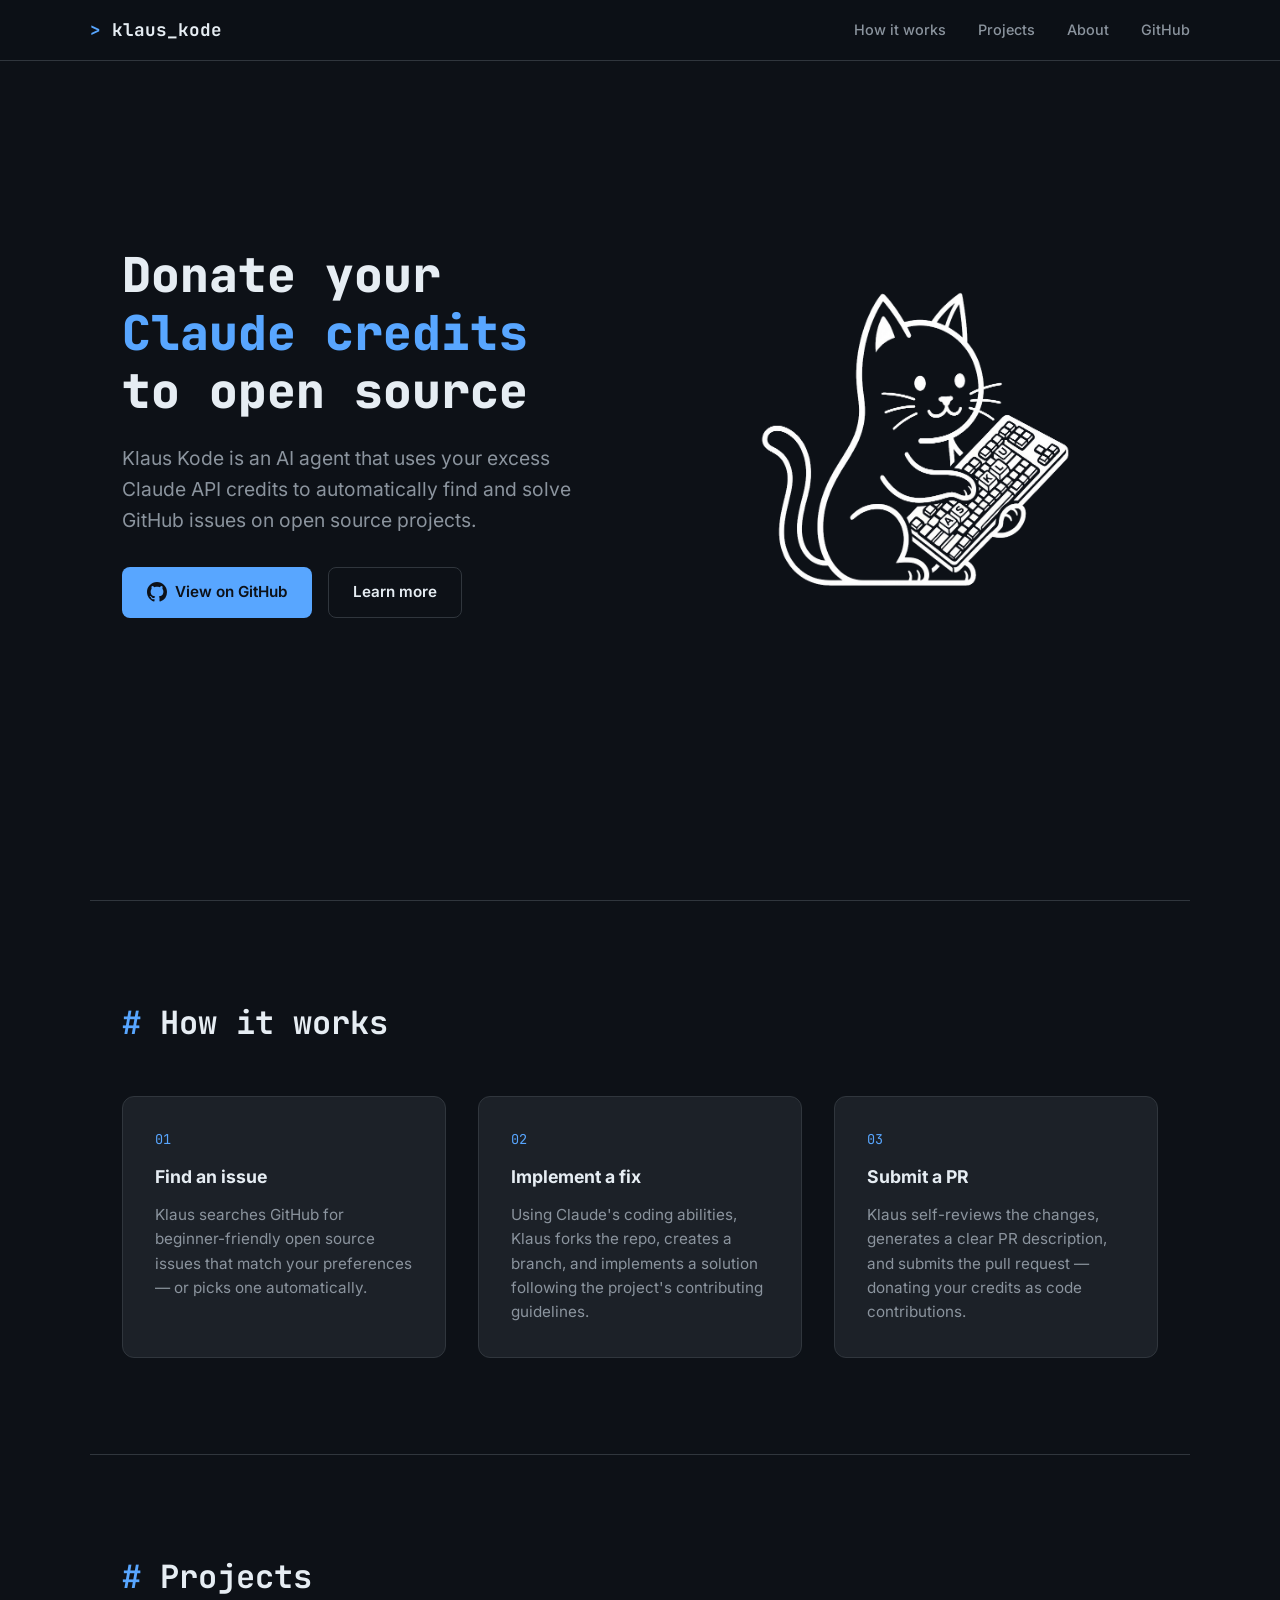
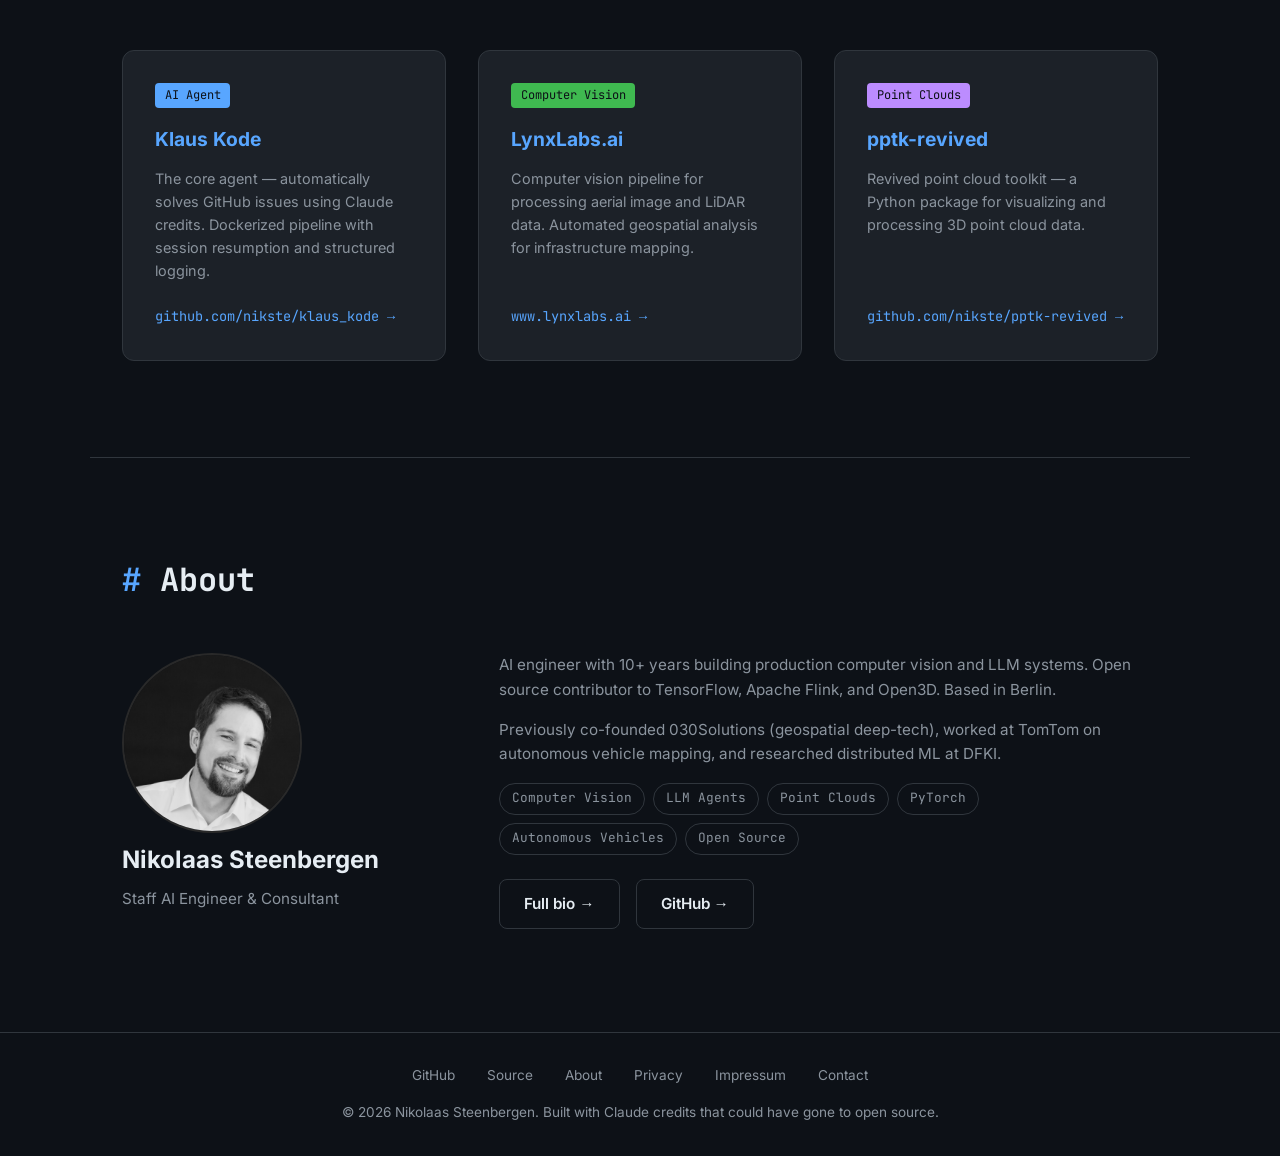
<file: index.html>
<!DOCTYPE html>
<html lang="en">
<head>
  <meta charset="UTF-8">
  <meta name="viewport" content="width=device-width, initial-scale=1.0">
  <title>Klaus Kode — Donate Claude Credits to Open Source</title>
  <meta name="description" content="Klaus Kode is an AI agent that donates your excess Claude credits to open source projects by automatically solving GitHub issues.">
  <link rel="stylesheet" href="fonts.css">
  <link rel="stylesheet" href="style.css">
</head>
<body>

  <nav>
    <div class="nav-inner">
      <a href="/" class="logo"><span>&gt;</span> klaus_kode</a>
      <ul>
        <li><a href="#how-it-works">How it works</a></li>
        <li><a href="#projects">Projects</a></li>
        <li><a href="about.html">About</a></li>
        <li><a href="https://github.com/nikste/klaus_kode">GitHub</a></li>
      </ul>
    </div>
  </nav>

  <section class="hero">
    <div class="hero-content">
      <div>
        <h1>Donate your <span>Claude credits</span> to open source</h1>
        <p>Klaus Kode is an AI agent that uses your excess Claude API credits to automatically find and solve GitHub issues on open source projects.</p>
        <div class="hero-buttons">
          <a href="https://github.com/nikste/klaus_kode" class="btn btn-primary">
            <svg width="20" height="20" viewBox="0 0 24 24" fill="currentColor"><path d="M12 0C5.37 0 0 5.37 0 12c0 5.31 3.435 9.795 8.205 11.385.6.105.825-.255.825-.57 0-.285-.015-1.23-.015-2.235-3.015.555-3.795-.735-4.035-1.41-.135-.345-.72-1.41-1.23-1.695-.42-.225-1.02-.78-.015-.795.945-.015 1.62.87 1.845 1.23 1.08 1.815 2.805 1.305 3.495.99.105-.78.42-1.305.765-1.605-2.67-.3-5.46-1.335-5.46-5.925 0-1.305.465-2.385 1.23-3.225-.12-.3-.54-1.53.12-3.18 0 0 1.005-.315 3.3 1.23.96-.27 1.98-.405 3-.405s2.04.135 3 .405c2.295-1.56 3.3-1.23 3.3-1.23.66 1.65.24 2.88.12 3.18.765.84 1.23 1.905 1.23 3.225 0 4.605-2.805 5.625-5.475 5.925.435.375.81 1.095.81 2.22 0 1.605-.015 2.895-.015 3.3 0 .315.225.69.825.57A12.02 12.02 0 0024 12c0-6.63-5.37-12-12-12z"/></svg>
            View on GitHub
          </a>
          <a href="#how-it-works" class="btn btn-secondary">Learn more</a>
        </div>
      </div>
      <div class="mascot-container">
        <img src="klaus-cat.png" alt="Klaus Kode - cat typing on keyboard" class="mascot">
      </div>
    </div>
  </section>

  <section class="how-it-works" id="how-it-works">
    <h2><span>#</span> How it works</h2>
    <div class="steps">
      <div class="step">
        <div class="step-number">01</div>
        <h3>Find an issue</h3>
        <p>Klaus searches GitHub for beginner-friendly open source issues that match your preferences — or picks one automatically.</p>
      </div>
      <div class="step">
        <div class="step-number">02</div>
        <h3>Implement a fix</h3>
        <p>Using Claude's coding abilities, Klaus forks the repo, creates a branch, and implements a solution following the project's contributing guidelines.</p>
      </div>
      <div class="step">
        <div class="step-number">03</div>
        <h3>Submit a PR</h3>
        <p>Klaus self-reviews the changes, generates a clear PR description, and submits the pull request — donating your credits as code contributions.</p>
      </div>
    </div>
  </section>

  <section class="projects" id="projects">
    <h2><span>#</span> Projects</h2>
    <div class="project-grid">
      <a href="https://github.com/nikste/klaus_kode" class="project-card">
        <span class="tag">AI Agent</span>
        <h3>Klaus Kode</h3>
        <p>The core agent — automatically solves GitHub issues using Claude credits. Dockerized pipeline with session resumption and structured logging.</p>
        <span class="link">github.com/nikste/klaus_kode &rarr;</span>
      </a>
      <a href="https://www.lynxlabs.ai" class="project-card">
        <span class="tag green">Computer Vision</span>
        <h3>LynxLabs.ai</h3>
        <p>Computer vision pipeline for processing aerial image and LiDAR data. Automated geospatial analysis for infrastructure mapping.</p>
        <span class="link">www.lynxlabs.ai &rarr;</span>
      </a>
      <a href="https://github.com/nikste/pptk-revived" class="project-card">
        <span class="tag purple">Point Clouds</span>
        <h3>pptk-revived</h3>
        <p>Revived point cloud toolkit — a Python package for visualizing and processing 3D point cloud data.</p>
        <span class="link">github.com/nikste/pptk-revived &rarr;</span>
      </a>
    </div>
  </section>

  <section class="about-section" id="about">
    <h2><span>#</span> About</h2>
    <div class="about-grid">
      <div>
        <div class="about-info">
          <img src="profile.png" alt="Nikolaas Steenbergen" class="profile-photo">
          <h3>Nikolaas Steenbergen</h3>
          <div class="title">Staff AI Engineer & Consultant</div>
        </div>
      </div>
      <div>
        <div class="about-info">
          <p>AI engineer with 10+ years building production computer vision and LLM systems. Open source contributor to TensorFlow, Apache Flink, and Open3D. Based in Berlin.</p>
          <p>Previously co-founded 030Solutions (geospatial deep-tech), worked at TomTom on autonomous vehicle mapping, and researched distributed ML at DFKI.</p>
          <div class="about-highlights">
            <span class="chip">Computer Vision</span>
            <span class="chip">LLM Agents</span>
            <span class="chip">Point Clouds</span>
            <span class="chip">PyTorch</span>
            <span class="chip">Autonomous Vehicles</span>
            <span class="chip">Open Source</span>
          </div>
          <div class="about-links">
            <a href="about.html" class="btn btn-secondary">Full bio &rarr;</a>
            <a href="https://github.com/nikste" class="btn btn-secondary">GitHub &rarr;</a>
          </div>
        </div>
      </div>
    </div>
  </section>

  <footer>
    <div class="footer-links">
      <a href="https://github.com/nikste">GitHub</a>
      <a href="https://github.com/nikste/klaus_kode">Source</a>
      <a href="about.html">About</a>
      <a href="privacy.html">Privacy</a>
      <a href="impressum.html">Impressum</a>
      <a class="js-email">Contact</a>
    </div>
    <p>&copy; 2026 Nikolaas Steenbergen. Built with Claude credits that could have gone to open source.</p>
  </footer>

  <script src="email.js"></script>

</body>
</html>
</file>
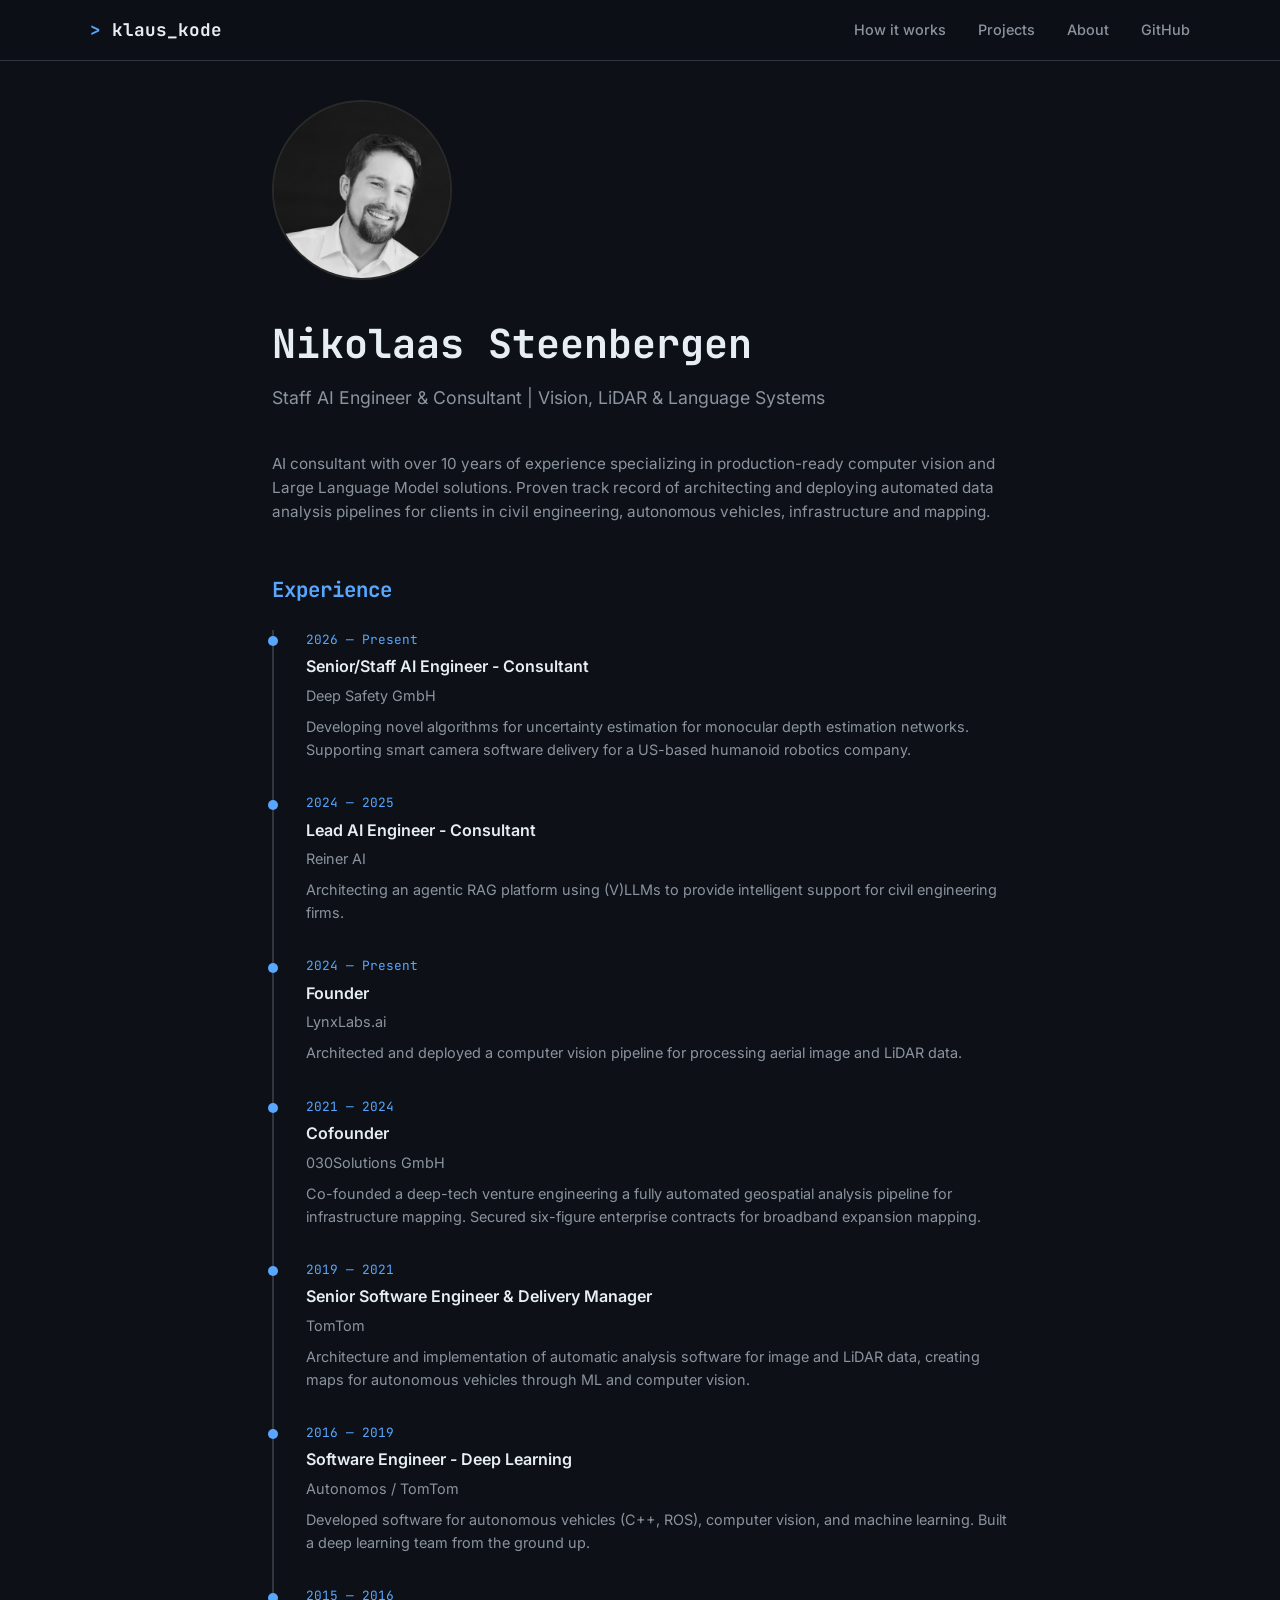
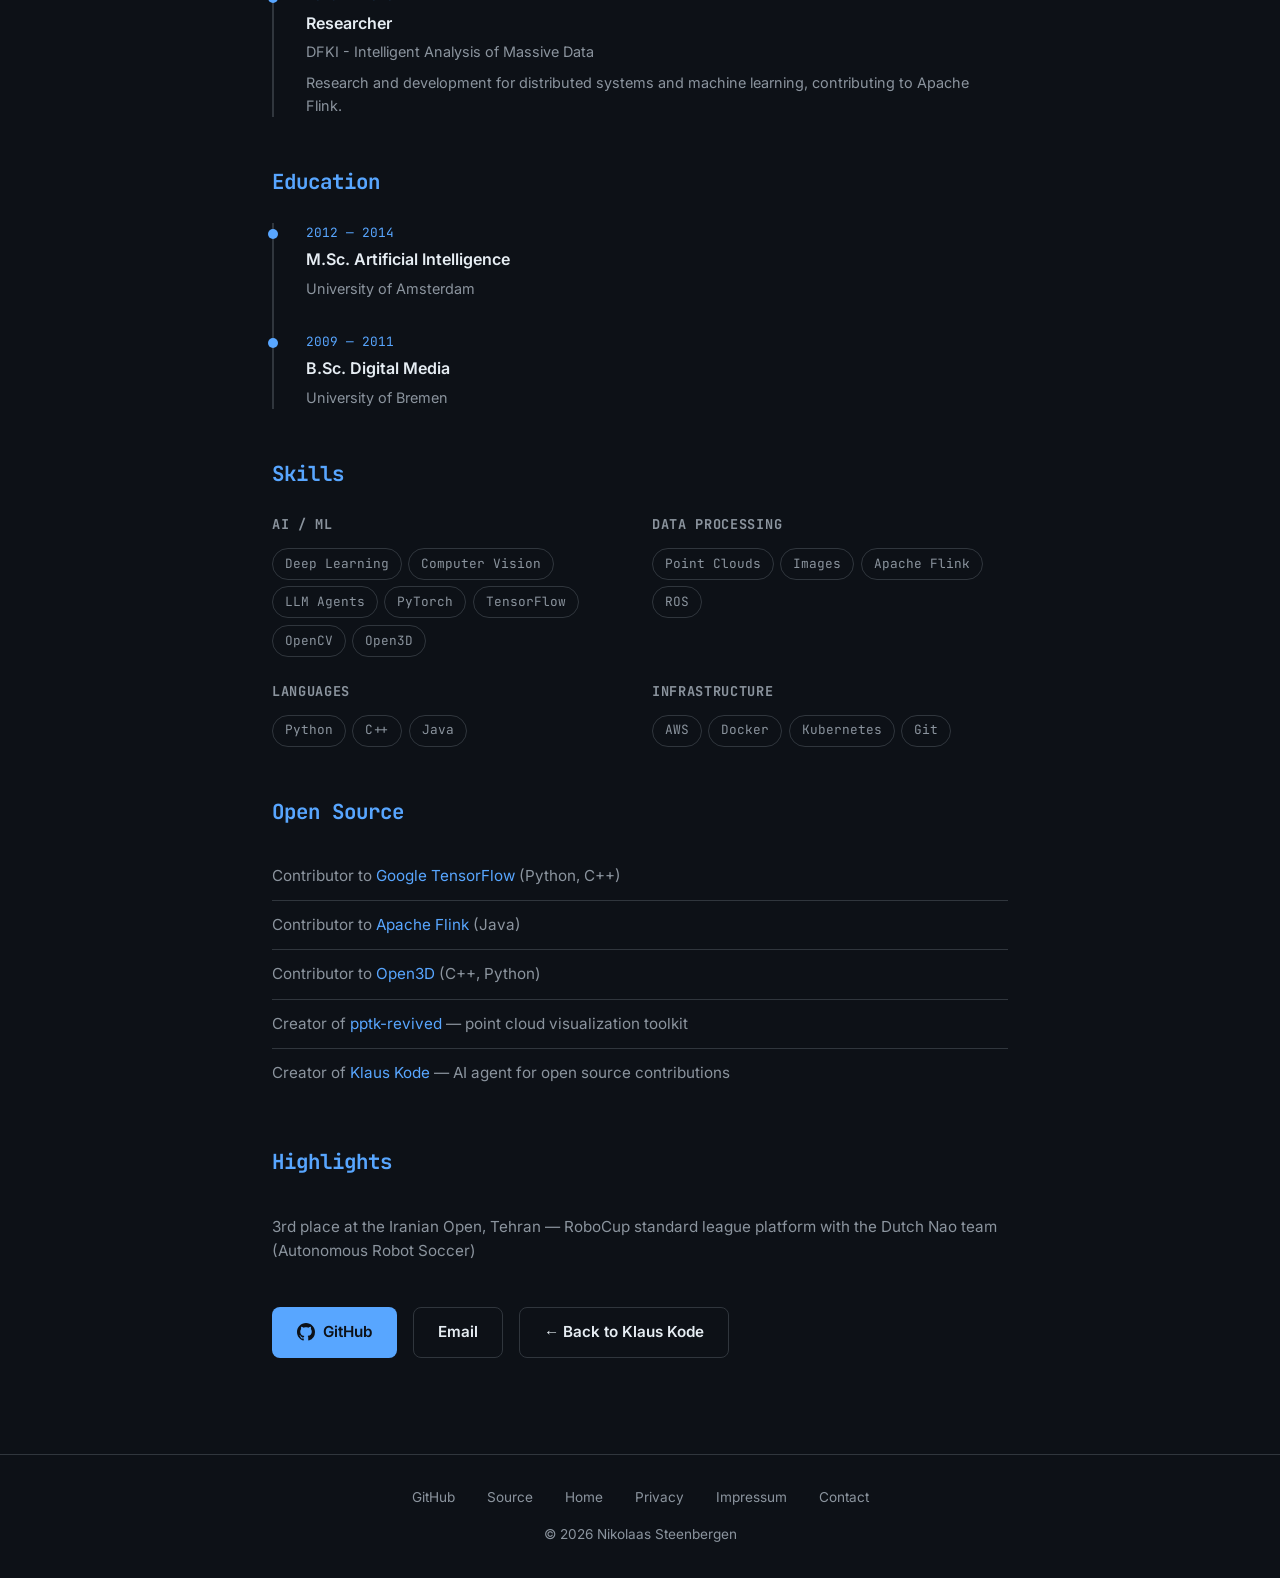
<file: about.html>
<!DOCTYPE html>
<html lang="en">
<head>
  <meta charset="UTF-8">
  <meta name="viewport" content="width=device-width, initial-scale=1.0">
  <title>About — Nikolaas Steenbergen</title>
  <meta name="description" content="Nikolaas Steenbergen — Staff AI Engineer & Consultant specializing in computer vision, LLM agents, and open source.">
  <link rel="stylesheet" href="fonts.css">
  <link rel="stylesheet" href="style.css">
  <style>
    .bio-page {
      padding-top: 100px;
      max-width: 800px;
    }

    .bio-page h1 {
      font-family: var(--font-mono);
      font-size: 2.5rem;
      margin-bottom: 0.5rem;
    }

    .bio-page .subtitle {
      color: var(--text-muted);
      font-size: 1.1rem;
      margin-bottom: 2.5rem;
    }

    .bio-page h2 {
      font-family: var(--font-mono);
      font-size: 1.3rem;
      margin-top: 3rem;
      margin-bottom: 1.5rem;
      color: var(--accent);
    }

    .bio-page p {
      color: var(--text-muted);
      margin-bottom: 1rem;
      font-size: 0.95rem;
    }

    .timeline {
      list-style: none;
      border-left: 2px solid var(--border);
      padding-left: 2rem;
    }

    .timeline li {
      position: relative;
      margin-bottom: 2rem;
    }

    .timeline li::before {
      content: '';
      position: absolute;
      left: -2.35rem;
      top: 0.4rem;
      width: 10px;
      height: 10px;
      border-radius: 50%;
      background: var(--accent);
    }

    .timeline .date {
      font-family: var(--font-mono);
      font-size: 0.8rem;
      color: var(--accent);
      margin-bottom: 0.25rem;
    }

    .timeline .role {
      font-weight: 600;
      font-size: 1rem;
      margin-bottom: 0.25rem;
    }

    .timeline .company {
      color: var(--text-muted);
      font-size: 0.9rem;
      margin-bottom: 0.5rem;
    }

    .timeline .desc {
      color: var(--text-muted);
      font-size: 0.9rem;
    }

    .skills-grid {
      display: grid;
      grid-template-columns: repeat(2, 1fr);
      gap: 1.5rem;
    }

    .skill-group h3 {
      font-family: var(--font-mono);
      font-size: 0.85rem;
      color: var(--text-muted);
      margin-bottom: 0.75rem;
      text-transform: uppercase;
      letter-spacing: 0.05em;
    }

    .skill-group .chips {
      display: flex;
      flex-wrap: wrap;
      gap: 0.4rem;
    }

    .skill-group .chip {
      font-family: var(--font-mono);
      font-size: 0.8rem;
      padding: 0.3rem 0.75rem;
      border: 1px solid var(--border);
      border-radius: 20px;
      color: var(--text-muted);
    }

    .oss-list {
      list-style: none;
    }

    .oss-list li {
      padding: 0.75rem 0;
      border-bottom: 1px solid var(--border);
      color: var(--text-muted);
      font-size: 0.95rem;
    }

    .oss-list li:last-child {
      border-bottom: none;
    }

    .contact-links {
      display: flex;
      gap: 1rem;
      margin-top: 2rem;
      flex-wrap: wrap;
    }

    @media (max-width: 768px) {
      .skills-grid {
        grid-template-columns: 1fr;
      }

      .bio-page h1 {
        font-size: 1.8rem;
      }
    }
  </style>
</head>
<body>

  <nav>
    <div class="nav-inner">
      <a href="/" class="logo"><span>&gt;</span> klaus_kode</a>
      <ul>
        <li><a href="index.html#how-it-works">How it works</a></li>
        <li><a href="index.html#projects">Projects</a></li>
        <li><a href="about.html">About</a></li>
        <li><a href="https://github.com/nikste/klaus_kode">GitHub</a></li>
      </ul>
    </div>
  </nav>

  <section class="bio-page">
    <img src="profile.png" alt="Nikolaas Steenbergen" class="profile-photo" style="margin-bottom: 1.5rem;">
    <h1>Nikolaas Steenbergen</h1>
    <div class="subtitle">Staff AI Engineer & Consultant | Vision, LiDAR & Language Systems</div>

    <p>AI consultant with over 10 years of experience specializing in production-ready computer vision and Large Language Model solutions. Proven track record of architecting and deploying automated data analysis pipelines for clients in civil engineering, autonomous vehicles, infrastructure and mapping.</p>

    <h2>Experience</h2>
    <ul class="timeline">
      <li>
        <div class="date">2026 &mdash; Present</div>
        <div class="role">Senior/Staff AI Engineer - Consultant</div>
        <div class="company">Deep Safety GmbH</div>
        <div class="desc">Developing novel algorithms for uncertainty estimation for monocular depth estimation networks. Supporting smart camera software delivery for a US-based humanoid robotics company.</div>
      </li>
      <li>
        <div class="date">2024 &mdash; 2025</div>
        <div class="role">Lead AI Engineer - Consultant</div>
        <div class="company">Reiner AI</div>
        <div class="desc">Architecting an agentic RAG platform using (V)LLMs to provide intelligent support for civil engineering firms.</div>
      </li>
      <li>
        <div class="date">2024 &mdash; Present</div>
        <div class="role">Founder</div>
        <div class="company">LynxLabs.ai</div>
        <div class="desc">Architected and deployed a computer vision pipeline for processing aerial image and LiDAR data.</div>
      </li>
      <li>
        <div class="date">2021 &mdash; 2024</div>
        <div class="role">Cofounder</div>
        <div class="company">030Solutions GmbH</div>
        <div class="desc">Co-founded a deep-tech venture engineering a fully automated geospatial analysis pipeline for infrastructure mapping. Secured six-figure enterprise contracts for broadband expansion mapping.</div>
      </li>
      <li>
        <div class="date">2019 &mdash; 2021</div>
        <div class="role">Senior Software Engineer &amp; Delivery Manager</div>
        <div class="company">TomTom</div>
        <div class="desc">Architecture and implementation of automatic analysis software for image and LiDAR data, creating maps for autonomous vehicles through ML and computer vision.</div>
      </li>
      <li>
        <div class="date">2016 &mdash; 2019</div>
        <div class="role">Software Engineer - Deep Learning</div>
        <div class="company">Autonomos / TomTom</div>
        <div class="desc">Developed software for autonomous vehicles (C++, ROS), computer vision, and machine learning. Built a deep learning team from the ground up.</div>
      </li>
      <li>
        <div class="date">2015 &mdash; 2016</div>
        <div class="role">Researcher</div>
        <div class="company">DFKI - Intelligent Analysis of Massive Data</div>
        <div class="desc">Research and development for distributed systems and machine learning, contributing to Apache Flink.</div>
      </li>
    </ul>

    <h2>Education</h2>
    <ul class="timeline">
      <li>
        <div class="date">2012 &mdash; 2014</div>
        <div class="role">M.Sc. Artificial Intelligence</div>
        <div class="company">University of Amsterdam</div>
      </li>
      <li>
        <div class="date">2009 &mdash; 2011</div>
        <div class="role">B.Sc. Digital Media</div>
        <div class="company">University of Bremen</div>
      </li>
    </ul>

    <h2>Skills</h2>
    <div class="skills-grid">
      <div class="skill-group">
        <h3>AI / ML</h3>
        <div class="chips">
          <span class="chip">Deep Learning</span>
          <span class="chip">Computer Vision</span>
          <span class="chip">LLM Agents</span>
          <span class="chip">PyTorch</span>
          <span class="chip">TensorFlow</span>
          <span class="chip">OpenCV</span>
          <span class="chip">Open3D</span>
        </div>
      </div>
      <div class="skill-group">
        <h3>Data Processing</h3>
        <div class="chips">
          <span class="chip">Point Clouds</span>
          <span class="chip">Images</span>
          <span class="chip">Apache Flink</span>
          <span class="chip">ROS</span>
        </div>
      </div>
      <div class="skill-group">
        <h3>Languages</h3>
        <div class="chips">
          <span class="chip">Python</span>
          <span class="chip">C++</span>
          <span class="chip">Java</span>
        </div>
      </div>
      <div class="skill-group">
        <h3>Infrastructure</h3>
        <div class="chips">
          <span class="chip">AWS</span>
          <span class="chip">Docker</span>
          <span class="chip">Kubernetes</span>
          <span class="chip">Git</span>
        </div>
      </div>
    </div>

    <h2>Open Source</h2>
    <ul class="oss-list">
      <li>Contributor to <a href="https://github.com/tensorflow/tensorflow">Google TensorFlow</a> (Python, C++)</li>
      <li>Contributor to <a href="https://github.com/apache/flink">Apache Flink</a> (Java)</li>
      <li>Contributor to <a href="https://github.com/isl-org/Open3D">Open3D</a> (C++, Python)</li>
      <li>Creator of <a href="https://github.com/nikste/pptk-revived">pptk-revived</a> — point cloud visualization toolkit</li>
      <li>Creator of <a href="https://github.com/nikste/klaus_kode">Klaus Kode</a> — AI agent for open source contributions</li>
    </ul>

    <h2>Highlights</h2>
    <ul class="oss-list">
      <li>3rd place at the Iranian Open, Tehran &mdash; RoboCup standard league platform with the Dutch Nao team (Autonomous Robot Soccer)</li>
    </ul>

    <div class="contact-links">
      <a href="https://github.com/nikste" class="btn btn-primary">
        <svg width="18" height="18" viewBox="0 0 24 24" fill="currentColor"><path d="M12 0C5.37 0 0 5.37 0 12c0 5.31 3.435 9.795 8.205 11.385.6.105.825-.255.825-.57 0-.285-.015-1.23-.015-2.235-3.015.555-3.795-.735-4.035-1.41-.135-.345-.72-1.41-1.23-1.695-.42-.225-1.02-.78-.015-.795.945-.015 1.62.87 1.845 1.23 1.08 1.815 2.805 1.305 3.495.99.105-.78.42-1.305.765-1.605-2.67-.3-5.46-1.335-5.46-5.925 0-1.305.465-2.385 1.23-3.225-.12-.3-.54-1.53.12-3.18 0 0 1.005-.315 3.3 1.23.96-.27 1.98-.405 3-.405s2.04.135 3 .405c2.295-1.56 3.3-1.23 3.3-1.23.66 1.65.24 2.88.12 3.18.765.84 1.23 1.905 1.23 3.225 0 4.605-2.805 5.625-5.475 5.925.435.375.81 1.095.81 2.22 0 1.605-.015 2.895-.015 3.3 0 .315.225.69.825.57A12.02 12.02 0 0024 12c0-6.63-5.37-12-12-12z"/></svg>
        GitHub
      </a>
      <a class="js-email btn btn-secondary">Email</a>
      <a href="index.html" class="btn btn-secondary">&larr; Back to Klaus Kode</a>
    </div>
  </section>

  <footer>
    <div class="footer-links">
      <a href="https://github.com/nikste">GitHub</a>
      <a href="https://github.com/nikste/klaus_kode">Source</a>
      <a href="index.html">Home</a>
      <a href="privacy.html">Privacy</a>
      <a href="impressum.html">Impressum</a>
      <a class="js-email">Contact</a>
    </div>
    <p>&copy; 2026 Nikolaas Steenbergen</p>
  </footer>

  <script src="email.js"></script>

</body>
</html>
</file>
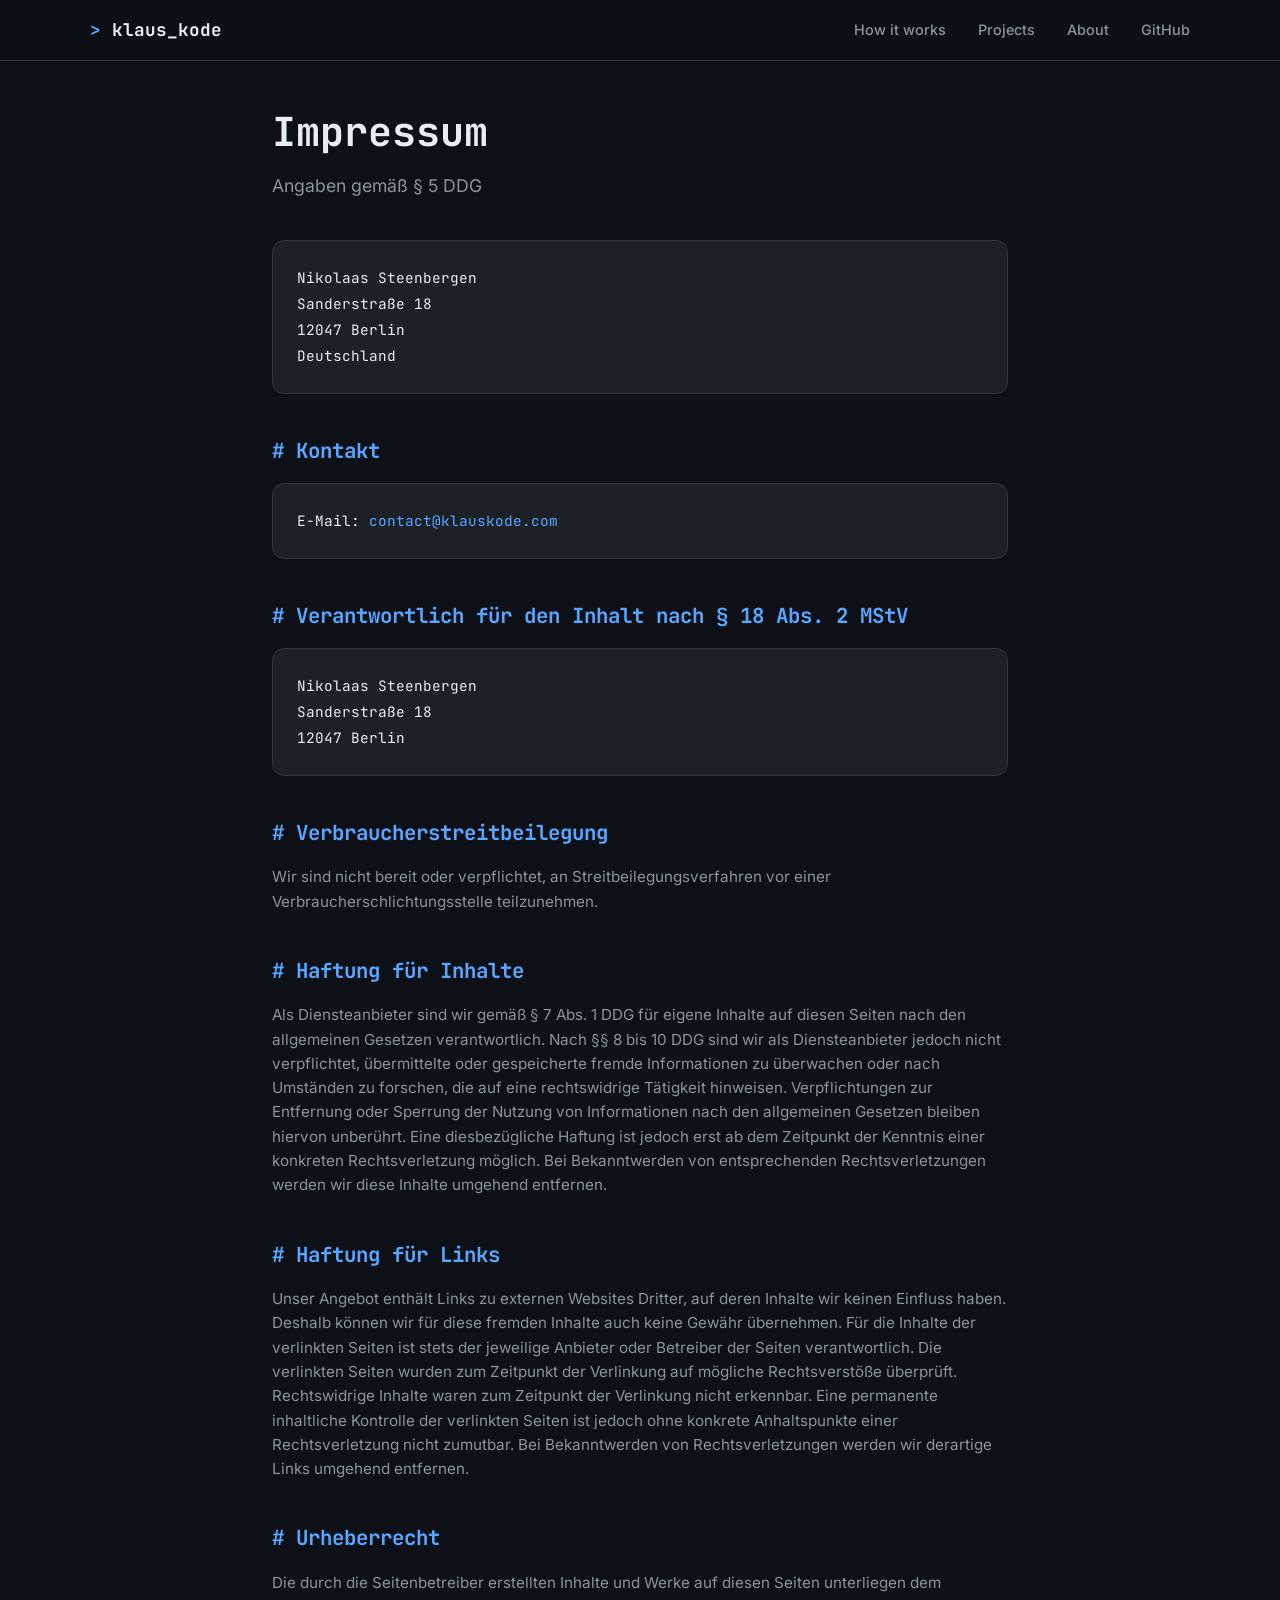
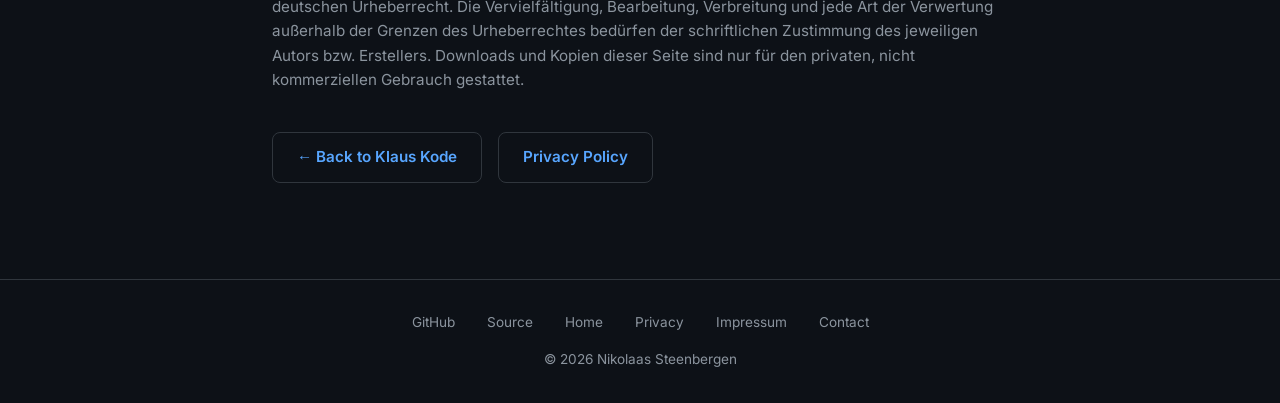
<file: impressum.html>
<!DOCTYPE html>
<html lang="de">
<head>
  <meta charset="UTF-8">
  <meta name="viewport" content="width=device-width, initial-scale=1.0">
  <title>Impressum — Klaus Kode</title>
  <meta name="description" content="Impressum / Legal notice for klauskode.com — Angaben gemäß § 5 DDG.">
  <meta name="robots" content="all">
  <link rel="stylesheet" href="fonts.css">
  <link rel="stylesheet" href="style.css">
  <style>
    .legal-page {
      padding-top: 100px;
      max-width: 800px;
    }

    .legal-page h1 {
      font-family: var(--font-mono);
      font-size: 2.5rem;
      margin-bottom: 0.5rem;
    }

    .legal-page .subtitle {
      color: var(--text-muted);
      font-size: 1.1rem;
      margin-bottom: 2.5rem;
    }

    .legal-page h2 {
      font-family: var(--font-mono);
      font-size: 1.3rem;
      margin-top: 2.5rem;
      margin-bottom: 1rem;
      color: var(--accent);
    }

    .legal-page p {
      color: var(--text-muted);
      margin-bottom: 1rem;
      font-size: 0.95rem;
    }

    .legal-page a {
      color: var(--accent);
    }

    .legal-page .contact-block {
      font-family: var(--font-mono);
      font-size: 0.9rem;
      background: var(--bg-card);
      border: 1px solid var(--border);
      border-radius: 12px;
      padding: 1.5rem;
      color: var(--text);
      line-height: 1.8;
      margin-bottom: 1rem;
    }

    @media (max-width: 768px) {
      .legal-page h1 {
        font-size: 1.8rem;
      }
    }
  </style>
</head>
<body>

  <nav>
    <div class="nav-inner">
      <a href="/" class="logo"><span>&gt;</span> klaus_kode</a>
      <ul>
        <li><a href="index.html#how-it-works">How it works</a></li>
        <li><a href="index.html#projects">Projects</a></li>
        <li><a href="about.html">About</a></li>
        <li><a href="https://github.com/nikste/klaus_kode">GitHub</a></li>
      </ul>
    </div>
  </nav>

  <section class="legal-page">
    <h1>Impressum</h1>
    <div class="subtitle">Angaben gemäß § 5 DDG</div>

    <div class="contact-block">
      Nikolaas Steenbergen<br>
      Sanderstraße 18<br>
      12047 Berlin<br>
      Deutschland
    </div>

    <h2><span>#</span> Kontakt</h2>
    <div class="contact-block">
      E-Mail: <a href="mailto:contact@klauskode.com">contact@klauskode.com</a>
    </div>
    <!-- Optional: Telefonnummer hier ergänzen, falls gewünscht. E-Mail genügt für die "schnelle elektronische Kontaktaufnahme" nach § 5 DDG. -->

    <!-- Optional, falls vorhanden — Umsatzsteuer-Identifikationsnummer gemäß § 27a UStG:
    <h2><span>#</span> Umsatzsteuer-ID</h2>
    <p>DEXXXXXXXXX</p>
    -->

    <h2><span>#</span> Verantwortlich für den Inhalt nach § 18 Abs. 2 MStV</h2>
    <div class="contact-block">
      Nikolaas Steenbergen<br>
      Sanderstraße 18<br>
      12047 Berlin
    </div>

    <h2><span>#</span> Verbraucherstreitbeilegung</h2>
    <p>Wir sind nicht bereit oder verpflichtet, an Streitbeilegungsverfahren vor einer Verbraucherschlichtungsstelle teilzunehmen.</p>

    <h2><span>#</span> Haftung für Inhalte</h2>
    <p>Als Diensteanbieter sind wir gemäß § 7 Abs. 1 DDG für eigene Inhalte auf diesen Seiten nach den allgemeinen Gesetzen verantwortlich. Nach §§ 8 bis 10 DDG sind wir als Diensteanbieter jedoch nicht verpflichtet, übermittelte oder gespeicherte fremde Informationen zu überwachen oder nach Umständen zu forschen, die auf eine rechtswidrige Tätigkeit hinweisen. Verpflichtungen zur Entfernung oder Sperrung der Nutzung von Informationen nach den allgemeinen Gesetzen bleiben hiervon unberührt. Eine diesbezügliche Haftung ist jedoch erst ab dem Zeitpunkt der Kenntnis einer konkreten Rechtsverletzung möglich. Bei Bekanntwerden von entsprechenden Rechtsverletzungen werden wir diese Inhalte umgehend entfernen.</p>

    <h2><span>#</span> Haftung für Links</h2>
    <p>Unser Angebot enthält Links zu externen Websites Dritter, auf deren Inhalte wir keinen Einfluss haben. Deshalb können wir für diese fremden Inhalte auch keine Gewähr übernehmen. Für die Inhalte der verlinkten Seiten ist stets der jeweilige Anbieter oder Betreiber der Seiten verantwortlich. Die verlinkten Seiten wurden zum Zeitpunkt der Verlinkung auf mögliche Rechtsverstöße überprüft. Rechtswidrige Inhalte waren zum Zeitpunkt der Verlinkung nicht erkennbar. Eine permanente inhaltliche Kontrolle der verlinkten Seiten ist jedoch ohne konkrete Anhaltspunkte einer Rechtsverletzung nicht zumutbar. Bei Bekanntwerden von Rechtsverletzungen werden wir derartige Links umgehend entfernen.</p>

    <h2><span>#</span> Urheberrecht</h2>
    <p>Die durch die Seitenbetreiber erstellten Inhalte und Werke auf diesen Seiten unterliegen dem deutschen Urheberrecht. Die Vervielfältigung, Bearbeitung, Verbreitung und jede Art der Verwertung außerhalb der Grenzen des Urheberrechtes bedürfen der schriftlichen Zustimmung des jeweiligen Autors bzw. Erstellers. Downloads und Kopien dieser Seite sind nur für den privaten, nicht kommerziellen Gebrauch gestattet.</p>

    <div class="contact-links" style="display:flex; gap:1rem; margin-top:2.5rem; flex-wrap:wrap;">
      <a href="index.html" class="btn btn-secondary">&larr; Back to Klaus Kode</a>
      <a href="privacy.html" class="btn btn-secondary">Privacy Policy</a>
    </div>
  </section>

  <footer>
    <div class="footer-links">
      <a href="https://github.com/nikste">GitHub</a>
      <a href="https://github.com/nikste/klaus_kode">Source</a>
      <a href="index.html">Home</a>
      <a href="privacy.html">Privacy</a>
      <a href="impressum.html">Impressum</a>
      <a href="mailto:contact@klauskode.com">Contact</a>
    </div>
    <p>&copy; 2026 Nikolaas Steenbergen</p>
  </footer>

</body>
</html>
</file>
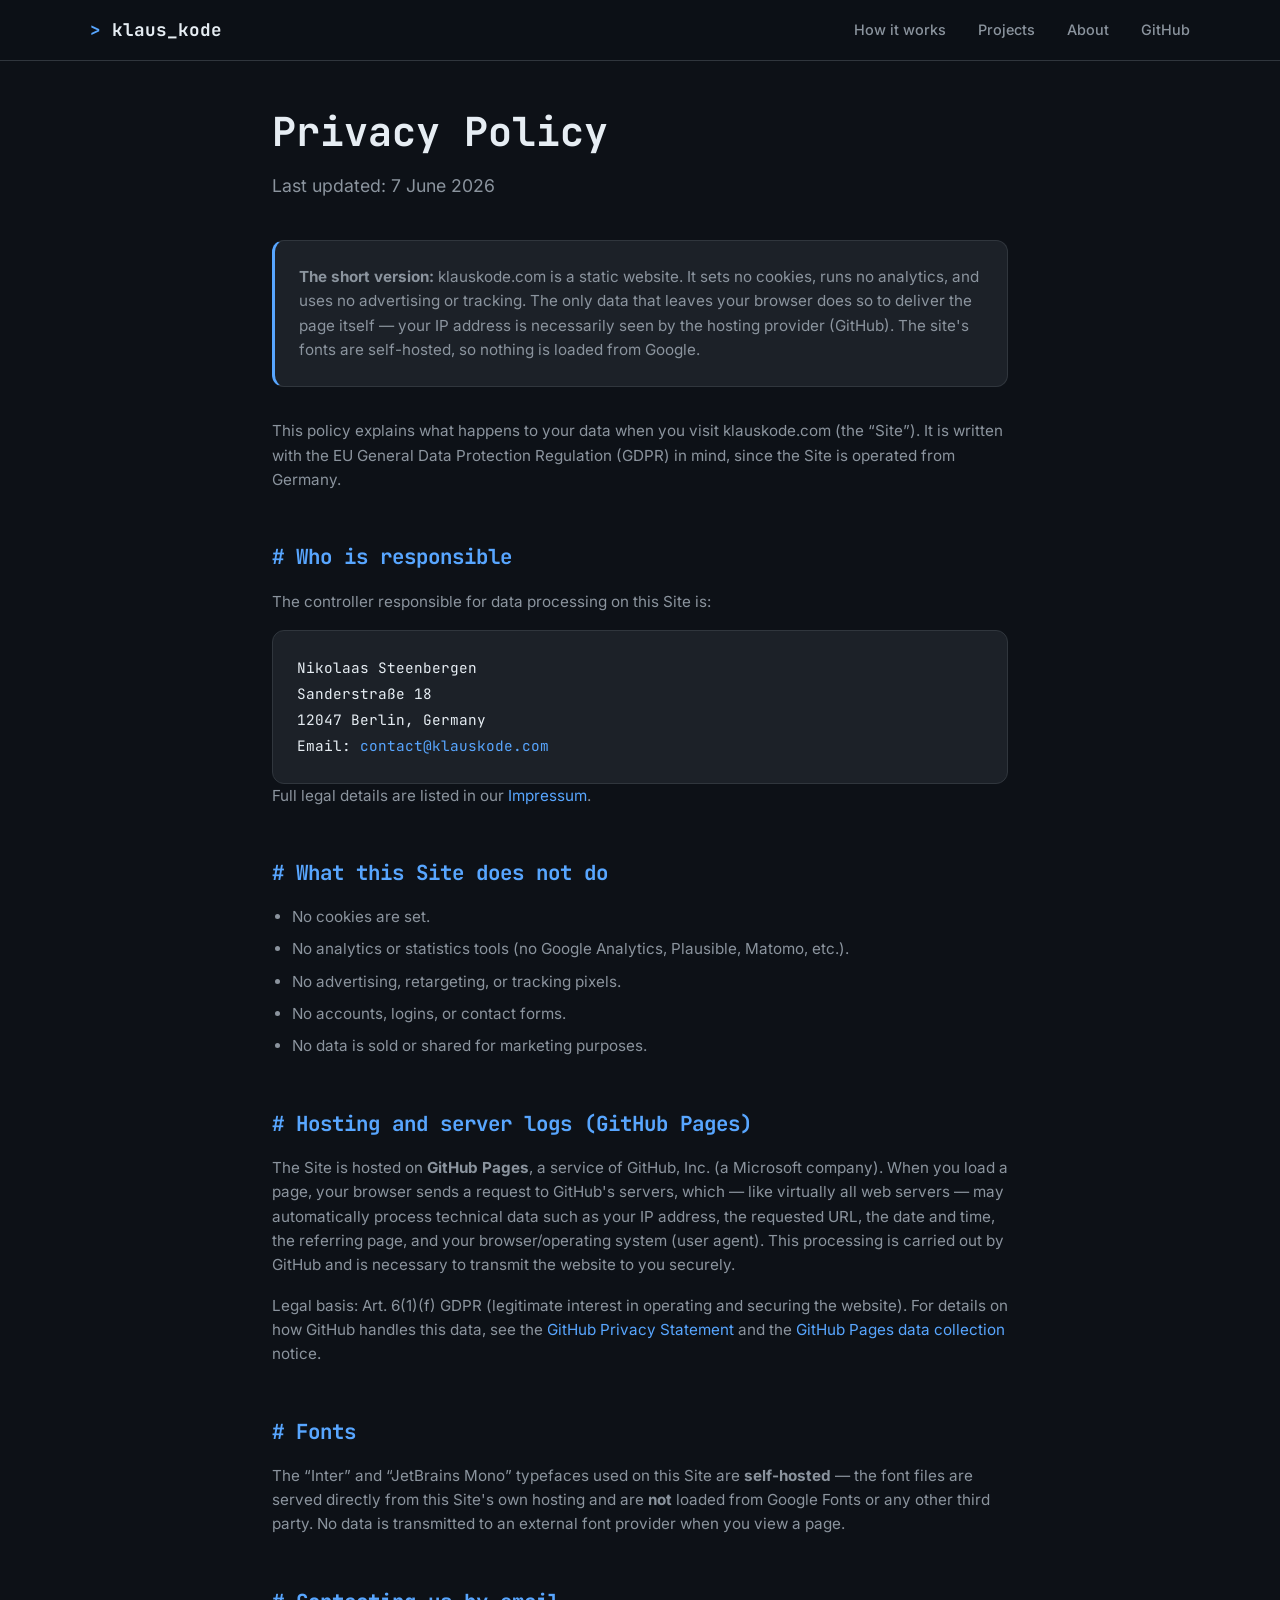
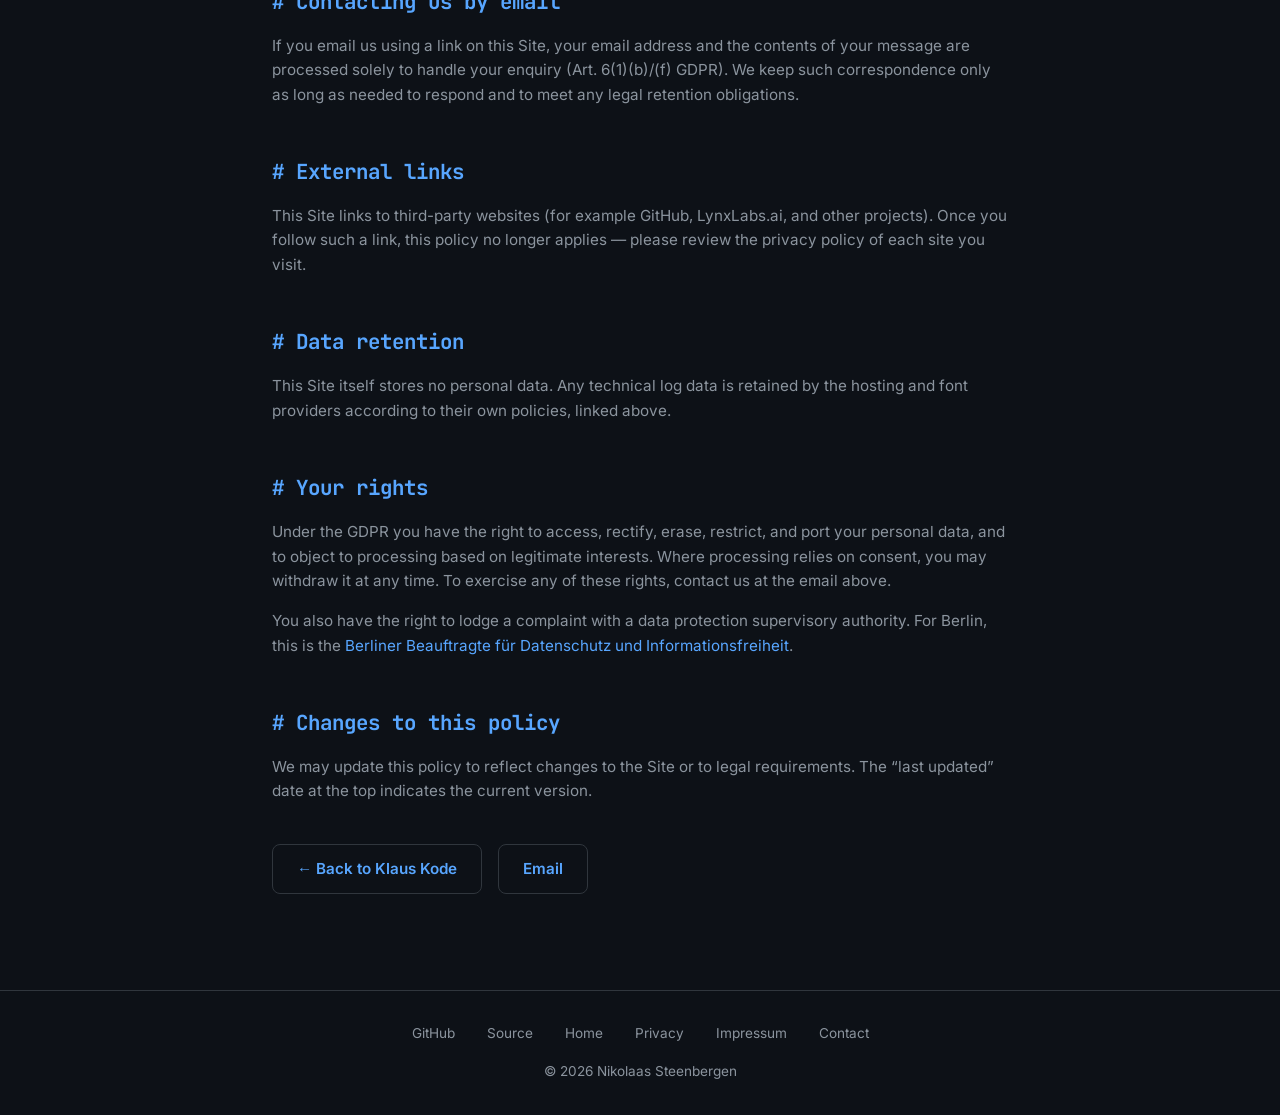
<file: privacy.html>
<!DOCTYPE html>
<html lang="en">
<head>
  <meta charset="UTF-8">
  <meta name="viewport" content="width=device-width, initial-scale=1.0">
  <title>Privacy Policy — Klaus Kode</title>
  <meta name="description" content="Privacy policy for klauskode.com — a static website with no tracking, no cookies, and no analytics.">
  <meta name="robots" content="all">
  <link rel="stylesheet" href="fonts.css">
  <link rel="stylesheet" href="style.css">
  <style>
    .legal-page {
      padding-top: 100px;
      max-width: 800px;
    }

    .legal-page h1 {
      font-family: var(--font-mono);
      font-size: 2.5rem;
      margin-bottom: 0.5rem;
    }

    .legal-page .subtitle {
      color: var(--text-muted);
      font-size: 1.1rem;
      margin-bottom: 2.5rem;
    }

    .legal-page h2 {
      font-family: var(--font-mono);
      font-size: 1.3rem;
      margin-top: 3rem;
      margin-bottom: 1rem;
      color: var(--accent);
    }

    .legal-page p {
      color: var(--text-muted);
      margin-bottom: 1rem;
      font-size: 0.95rem;
    }

    .legal-page ul {
      color: var(--text-muted);
      font-size: 0.95rem;
      margin: 0 0 1rem 1.25rem;
    }

    .legal-page li {
      margin-bottom: 0.5rem;
    }

    .legal-page a {
      color: var(--accent);
    }

    .legal-page .summary {
      background: var(--bg-card);
      border: 1px solid var(--border);
      border-left: 3px solid var(--accent);
      border-radius: 12px;
      padding: 1.5rem;
      margin-bottom: 2rem;
    }

    .legal-page .summary p {
      margin-bottom: 0;
    }

    .legal-page .contact-block {
      font-family: var(--font-mono);
      font-size: 0.9rem;
      background: var(--bg-card);
      border: 1px solid var(--border);
      border-radius: 12px;
      padding: 1.5rem;
      color: var(--text);
      line-height: 1.8;
    }

    @media (max-width: 768px) {
      .legal-page h1 {
        font-size: 1.8rem;
      }
    }
  </style>
</head>
<body>

  <nav>
    <div class="nav-inner">
      <a href="/" class="logo"><span>&gt;</span> klaus_kode</a>
      <ul>
        <li><a href="index.html#how-it-works">How it works</a></li>
        <li><a href="index.html#projects">Projects</a></li>
        <li><a href="about.html">About</a></li>
        <li><a href="https://github.com/nikste/klaus_kode">GitHub</a></li>
      </ul>
    </div>
  </nav>

  <section class="legal-page">
    <h1>Privacy Policy</h1>
    <div class="subtitle">Last updated: 7 June 2026</div>

    <div class="summary">
      <p><strong>The short version:</strong> klauskode.com is a static website. It sets no cookies, runs no analytics, and uses no advertising or tracking. The only data that leaves your browser does so to deliver the page itself — your IP address is necessarily seen by the hosting provider (GitHub). The site's fonts are self-hosted, so nothing is loaded from Google.</p>
    </div>

    <p>This policy explains what happens to your data when you visit klauskode.com (the &ldquo;Site&rdquo;). It is written with the EU General Data Protection Regulation (GDPR) in mind, since the Site is operated from Germany.</p>

    <h2><span>#</span> Who is responsible</h2>
    <p>The controller responsible for data processing on this Site is:</p>
    <div class="contact-block">
      Nikolaas Steenbergen<br>
      Sanderstraße 18<br>
      12047 Berlin, Germany<br>
      Email: <a class="js-email" data-show="1">contact &#64; klauskode.com</a>
    </div>
    <p>Full legal details are listed in our <a href="impressum.html">Impressum</a>.</p>

    <h2><span>#</span> What this Site does not do</h2>
    <ul>
      <li>No cookies are set.</li>
      <li>No analytics or statistics tools (no Google Analytics, Plausible, Matomo, etc.).</li>
      <li>No advertising, retargeting, or tracking pixels.</li>
      <li>No accounts, logins, or contact forms.</li>
      <li>No data is sold or shared for marketing purposes.</li>
    </ul>

    <h2><span>#</span> Hosting and server logs (GitHub Pages)</h2>
    <p>The Site is hosted on <strong>GitHub Pages</strong>, a service of GitHub, Inc. (a Microsoft company). When you load a page, your browser sends a request to GitHub's servers, which — like virtually all web servers — may automatically process technical data such as your IP address, the requested URL, the date and time, the referring page, and your browser/operating system (user agent). This processing is carried out by GitHub and is necessary to transmit the website to you securely.</p>
    <p>Legal basis: Art. 6(1)(f) GDPR (legitimate interest in operating and securing the website). For details on how GitHub handles this data, see the <a href="https://docs.github.com/en/site-policy/privacy-policies/github-general-privacy-statement" rel="noopener">GitHub Privacy Statement</a> and the <a href="https://docs.github.com/en/pages/getting-started-with-github-pages/about-github-pages#data-collection" rel="noopener">GitHub Pages data collection</a> notice.</p>

    <h2><span>#</span> Fonts</h2>
    <p>The &ldquo;Inter&rdquo; and &ldquo;JetBrains Mono&rdquo; typefaces used on this Site are <strong>self-hosted</strong> — the font files are served directly from this Site's own hosting and are <strong>not</strong> loaded from Google Fonts or any other third party. No data is transmitted to an external font provider when you view a page.</p>

    <h2><span>#</span> Contacting us by email</h2>
    <p>If you email us using a link on this Site, your email address and the contents of your message are processed solely to handle your enquiry (Art. 6(1)(b)/(f) GDPR). We keep such correspondence only as long as needed to respond and to meet any legal retention obligations.</p>

    <h2><span>#</span> External links</h2>
    <p>This Site links to third-party websites (for example GitHub, LynxLabs.ai, and other projects). Once you follow such a link, this policy no longer applies — please review the privacy policy of each site you visit.</p>

    <h2><span>#</span> Data retention</h2>
    <p>This Site itself stores no personal data. Any technical log data is retained by the hosting and font providers according to their own policies, linked above.</p>

    <h2><span>#</span> Your rights</h2>
    <p>Under the GDPR you have the right to access, rectify, erase, restrict, and port your personal data, and to object to processing based on legitimate interests. Where processing relies on consent, you may withdraw it at any time. To exercise any of these rights, contact us at the email above.</p>
    <p>You also have the right to lodge a complaint with a data protection supervisory authority. For Berlin, this is the <a href="https://www.datenschutz-berlin.de/" rel="noopener">Berliner Beauftragte für Datenschutz und Informationsfreiheit</a>.</p>

    <h2><span>#</span> Changes to this policy</h2>
    <p>We may update this policy to reflect changes to the Site or to legal requirements. The &ldquo;last updated&rdquo; date at the top indicates the current version.</p>

    <div class="contact-links" style="display:flex; gap:1rem; margin-top:2.5rem; flex-wrap:wrap;">
      <a href="index.html" class="btn btn-secondary">&larr; Back to Klaus Kode</a>
      <a class="js-email btn btn-secondary">Email</a>
    </div>
  </section>

  <footer>
    <div class="footer-links">
      <a href="https://github.com/nikste">GitHub</a>
      <a href="https://github.com/nikste/klaus_kode">Source</a>
      <a href="index.html">Home</a>
      <a href="privacy.html">Privacy</a>
      <a href="impressum.html">Impressum</a>
      <a class="js-email">Contact</a>
    </div>
    <p>&copy; 2026 Nikolaas Steenbergen</p>
  </footer>

  <script src="email.js"></script>

</body>
</html>
</file>
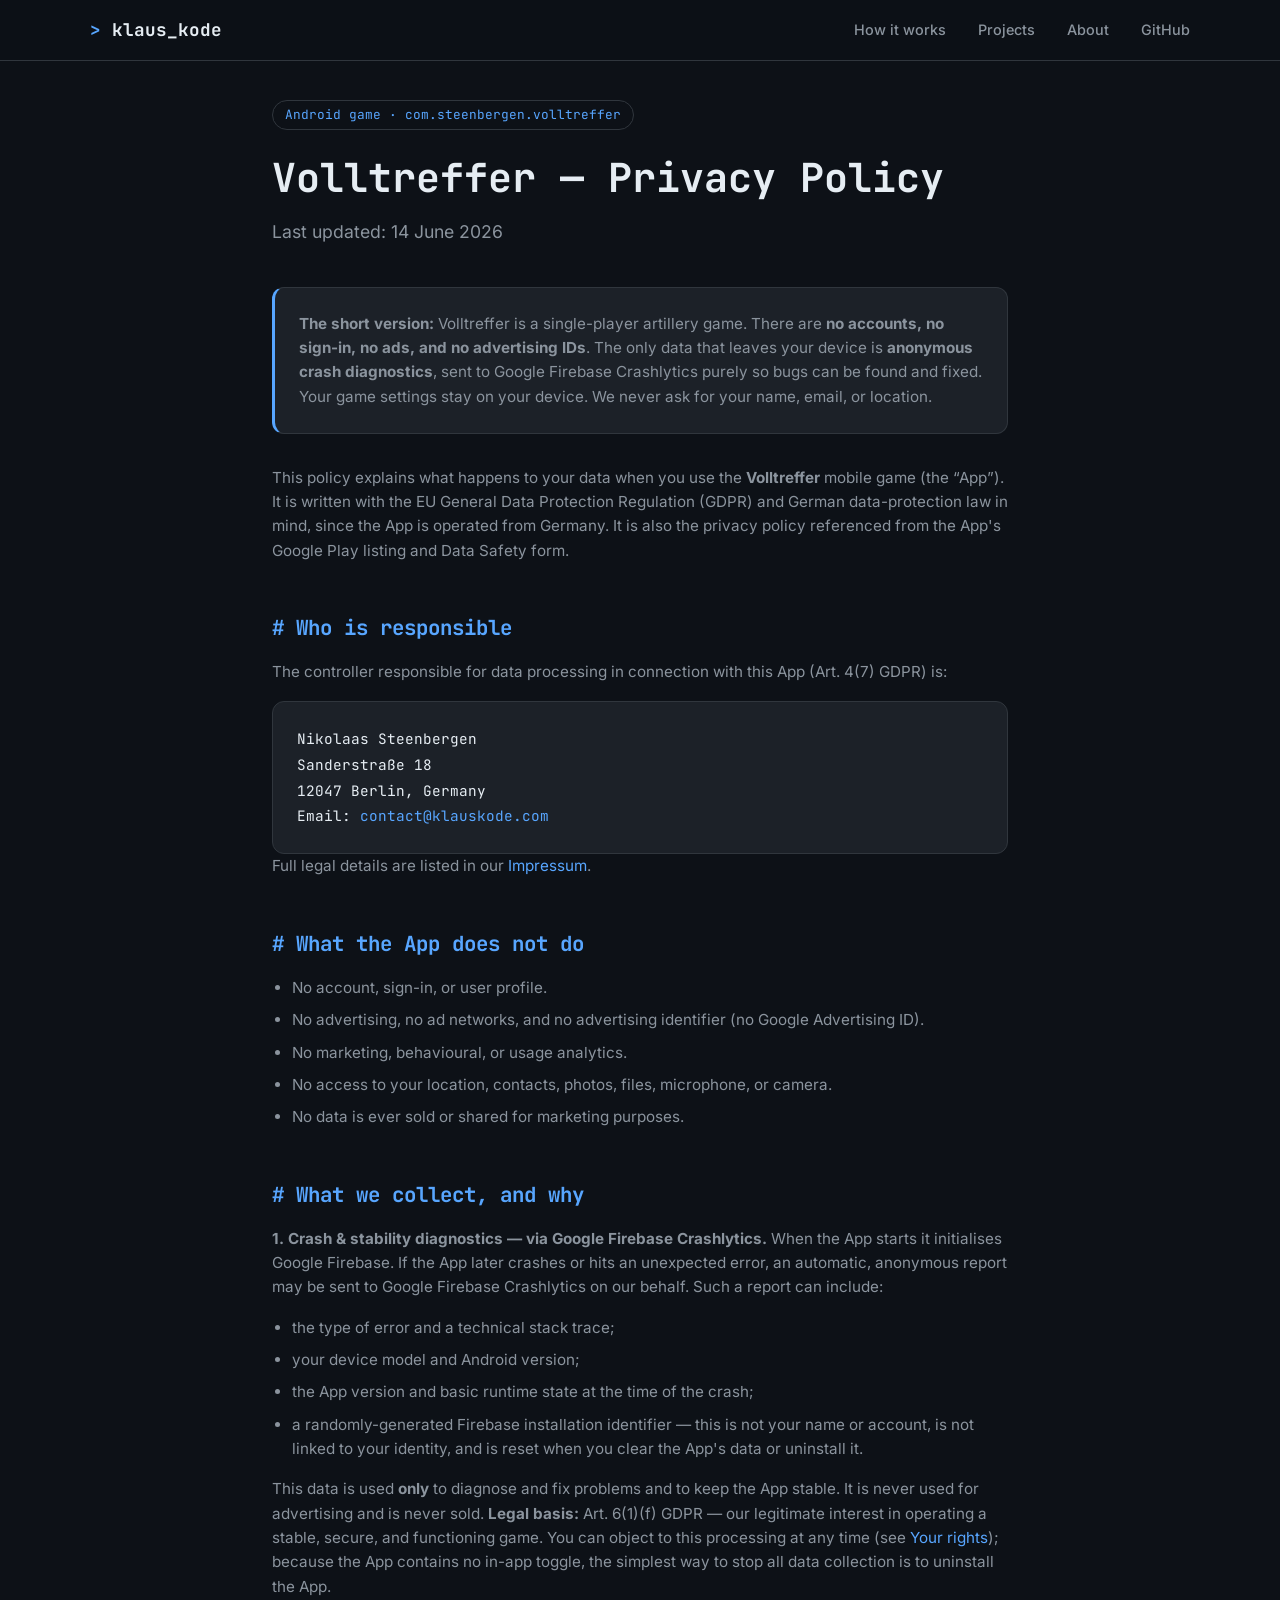
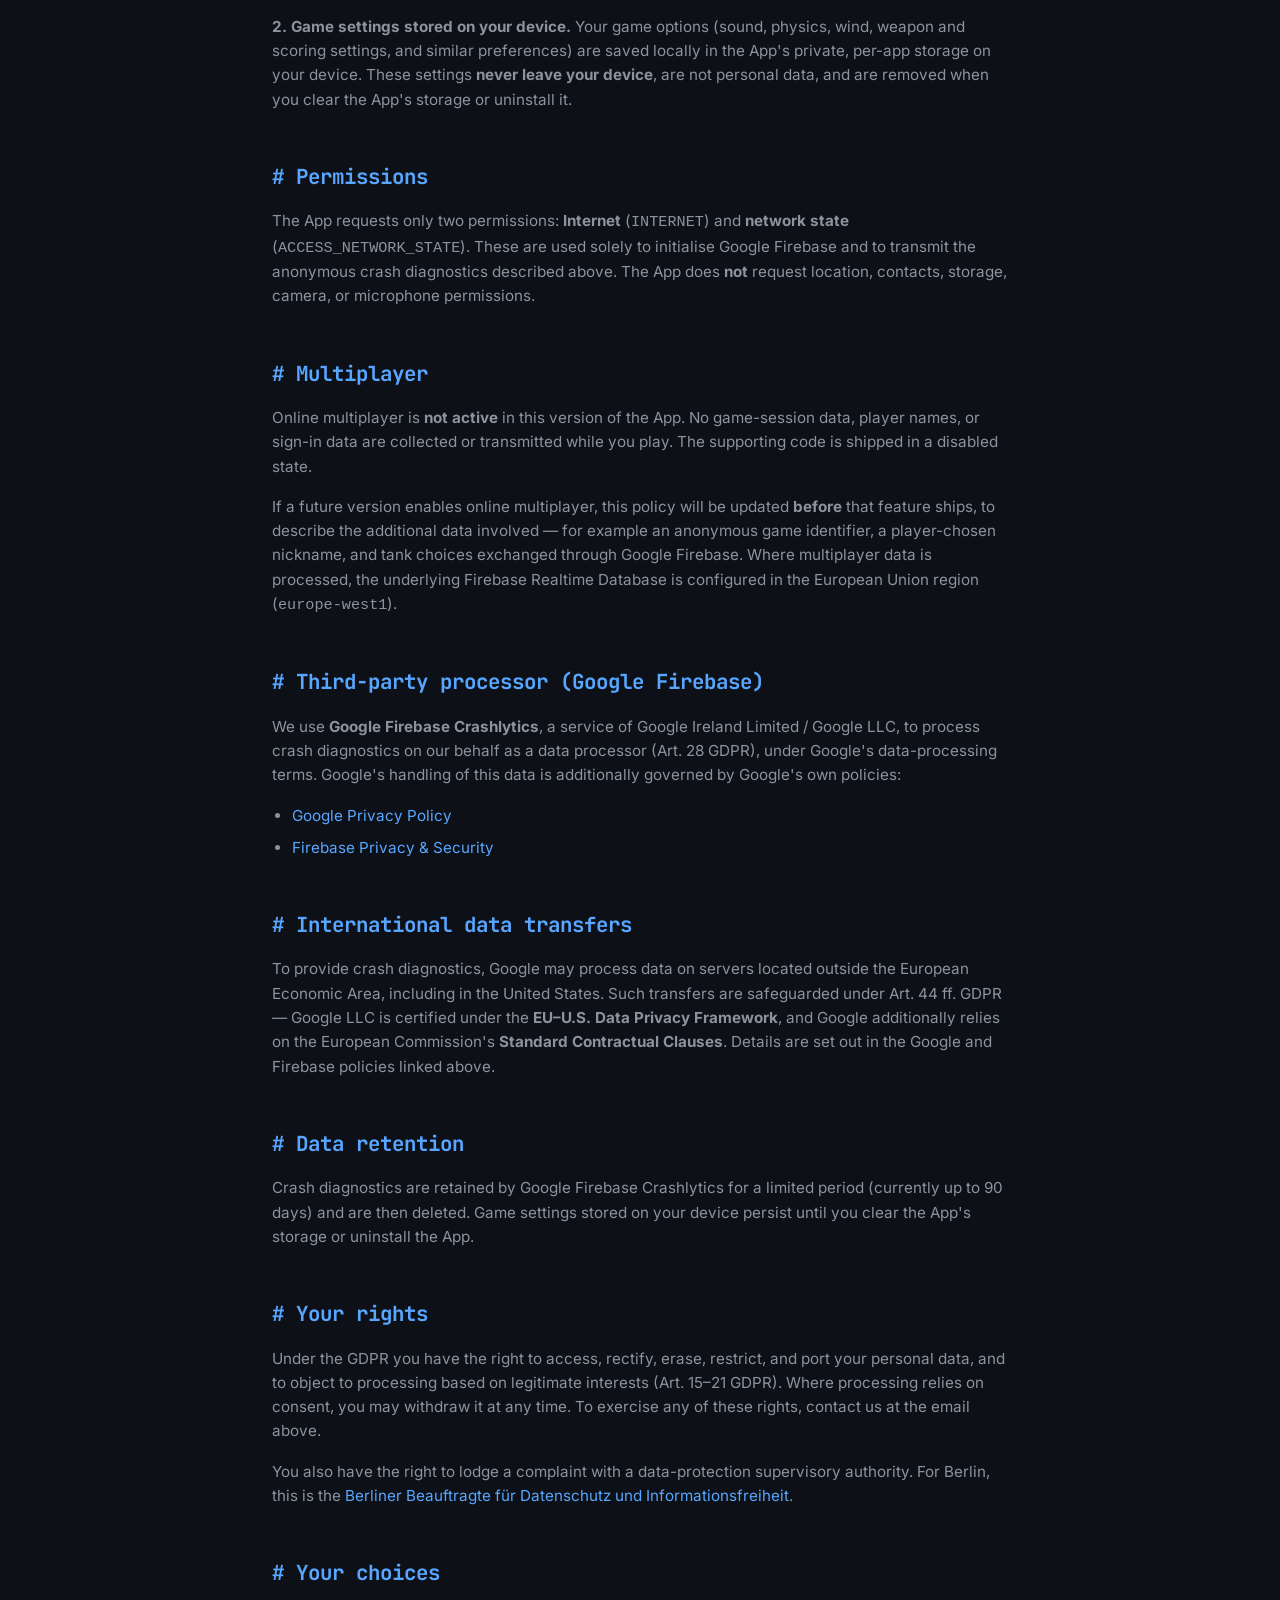
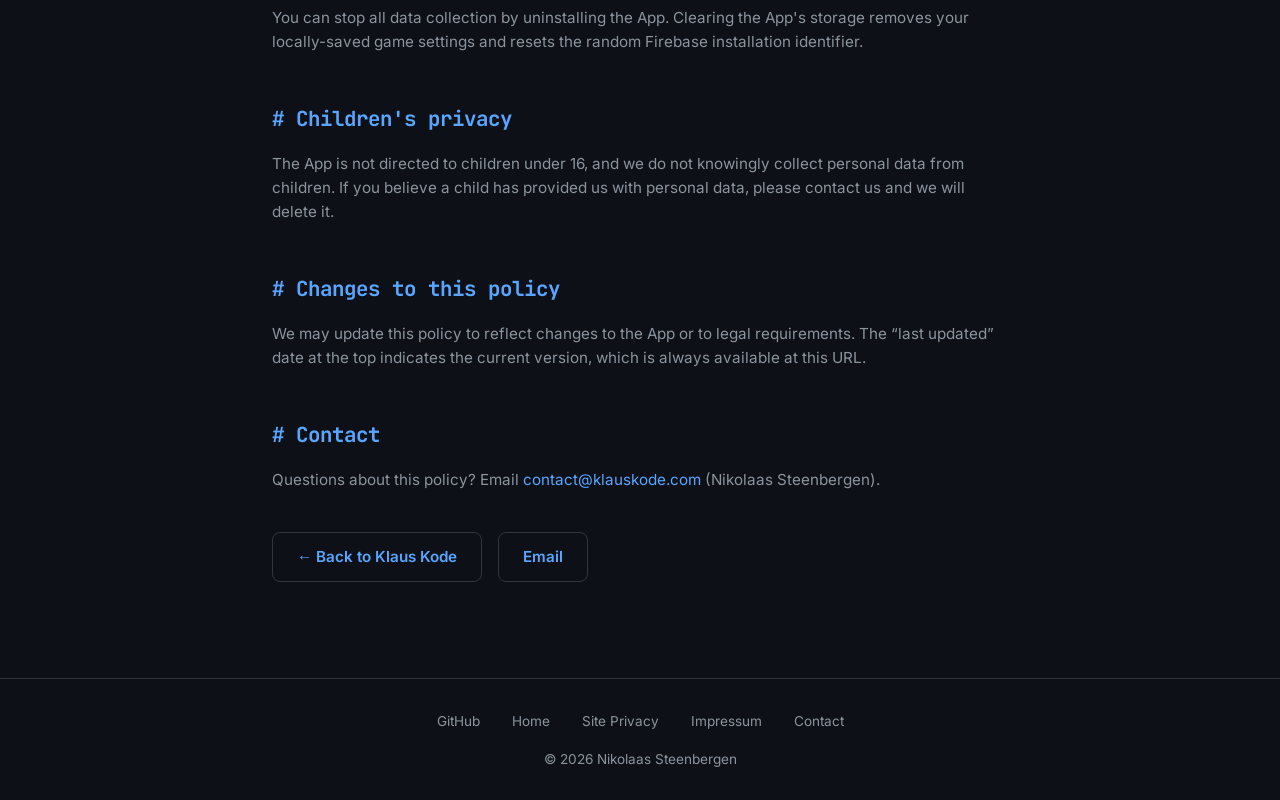
<file: volltreffer_privacy.html>
<!DOCTYPE html>
<html lang="en">
<head>
  <meta charset="UTF-8">
  <meta name="viewport" content="width=device-width, initial-scale=1.0">
  <title>Privacy Policy — Volltreffer</title>
  <meta name="description" content="Privacy policy for the Volltreffer Android game. No accounts, no ads, no tracking — only anonymous crash diagnostics. Written for the EU GDPR (operated from Germany).">
  <meta name="robots" content="all">
  <link rel="stylesheet" href="fonts.css">
  <link rel="stylesheet" href="style.css">
  <style>
    .legal-page {
      padding-top: 100px;
      max-width: 800px;
    }

    .legal-page h1 {
      font-family: var(--font-mono);
      font-size: 2.5rem;
      margin-bottom: 0.5rem;
    }

    .legal-page .subtitle {
      color: var(--text-muted);
      font-size: 1.1rem;
      margin-bottom: 2.5rem;
    }

    .legal-page h2 {
      font-family: var(--font-mono);
      font-size: 1.3rem;
      margin-top: 3rem;
      margin-bottom: 1rem;
      color: var(--accent);
    }

    .legal-page p {
      color: var(--text-muted);
      margin-bottom: 1rem;
      font-size: 0.95rem;
    }

    .legal-page ul {
      color: var(--text-muted);
      font-size: 0.95rem;
      margin: 0 0 1rem 1.25rem;
    }

    .legal-page li {
      margin-bottom: 0.5rem;
    }

    .legal-page a {
      color: var(--accent);
    }

    .legal-page .summary {
      background: var(--bg-card);
      border: 1px solid var(--border);
      border-left: 3px solid var(--accent);
      border-radius: 12px;
      padding: 1.5rem;
      margin-bottom: 2rem;
    }

    .legal-page .summary p {
      margin-bottom: 0;
    }

    .legal-page .app-pill {
      display: inline-block;
      font-family: var(--font-mono);
      font-size: 0.8rem;
      color: var(--accent);
      border: 1px solid var(--border);
      border-radius: 999px;
      padding: 0.25rem 0.75rem;
      margin-bottom: 1rem;
    }

    .legal-page .contact-block {
      font-family: var(--font-mono);
      font-size: 0.9rem;
      background: var(--bg-card);
      border: 1px solid var(--border);
      border-radius: 12px;
      padding: 1.5rem;
      color: var(--text);
      line-height: 1.8;
    }

    @media (max-width: 768px) {
      .legal-page h1 {
        font-size: 1.8rem;
      }
    }
  </style>
</head>
<body>

  <nav>
    <div class="nav-inner">
      <a href="/" class="logo"><span>&gt;</span> klaus_kode</a>
      <ul>
        <li><a href="index.html#how-it-works">How it works</a></li>
        <li><a href="index.html#projects">Projects</a></li>
        <li><a href="about.html">About</a></li>
        <li><a href="https://github.com/nikste/klaus_kode">GitHub</a></li>
      </ul>
    </div>
  </nav>

  <section class="legal-page">
    <span class="app-pill">Android game · com.steenbergen.volltreffer</span>
    <h1>Volltreffer — Privacy Policy</h1>
    <div class="subtitle">Last updated: 14 June 2026</div>

    <div class="summary">
      <p><strong>The short version:</strong> Volltreffer is a single-player artillery game. There are <strong>no accounts, no sign-in, no ads, and no advertising IDs</strong>. The only data that leaves your device is <strong>anonymous crash diagnostics</strong>, sent to Google Firebase Crashlytics purely so bugs can be found and fixed. Your game settings stay on your device. We never ask for your name, email, or location.</p>
    </div>

    <p>This policy explains what happens to your data when you use the <strong>Volltreffer</strong> mobile game (the &ldquo;App&rdquo;). It is written with the EU General Data Protection Regulation (GDPR) and German data-protection law in mind, since the App is operated from Germany. It is also the privacy policy referenced from the App's Google Play listing and Data Safety form.</p>

    <h2><span>#</span> Who is responsible</h2>
    <p>The controller responsible for data processing in connection with this App (Art. 4(7) GDPR) is:</p>
    <div class="contact-block">
      Nikolaas Steenbergen<br>
      Sanderstra&szlig;e 18<br>
      12047 Berlin, Germany<br>
      Email: <a class="js-email" data-show="1">contact &#64; klauskode.com</a>
    </div>
    <p>Full legal details are listed in our <a href="impressum.html">Impressum</a>.</p>

    <h2><span>#</span> What the App does not do</h2>
    <ul>
      <li>No account, sign-in, or user profile.</li>
      <li>No advertising, no ad networks, and no advertising identifier (no Google Advertising ID).</li>
      <li>No marketing, behavioural, or usage analytics.</li>
      <li>No access to your location, contacts, photos, files, microphone, or camera.</li>
      <li>No data is ever sold or shared for marketing purposes.</li>
    </ul>

    <h2><span>#</span> What we collect, and why</h2>

    <p><strong>1. Crash &amp; stability diagnostics — via Google Firebase Crashlytics.</strong> When the App starts it initialises Google Firebase. If the App later crashes or hits an unexpected error, an automatic, anonymous report may be sent to Google Firebase Crashlytics on our behalf. Such a report can include:</p>
    <ul>
      <li>the type of error and a technical stack trace;</li>
      <li>your device model and Android version;</li>
      <li>the App version and basic runtime state at the time of the crash;</li>
      <li>a randomly-generated Firebase installation identifier — this is not your name or account, is not linked to your identity, and is reset when you clear the App's data or uninstall it.</li>
    </ul>
    <p>This data is used <strong>only</strong> to diagnose and fix problems and to keep the App stable. It is never used for advertising and is never sold. <strong>Legal basis:</strong> Art. 6(1)(f) GDPR — our legitimate interest in operating a stable, secure, and functioning game. You can object to this processing at any time (see <a href="#rights">Your rights</a>); because the App contains no in-app toggle, the simplest way to stop all data collection is to uninstall the App.</p>

    <p><strong>2. Game settings stored on your device.</strong> Your game options (sound, physics, wind, weapon and scoring settings, and similar preferences) are saved locally in the App's private, per-app storage on your device. These settings <strong>never leave your device</strong>, are not personal data, and are removed when you clear the App's storage or uninstall it.</p>

    <h2><span>#</span> Permissions</h2>
    <p>The App requests only two permissions: <strong>Internet</strong> (<code>INTERNET</code>) and <strong>network state</strong> (<code>ACCESS_NETWORK_STATE</code>). These are used solely to initialise Google Firebase and to transmit the anonymous crash diagnostics described above. The App does <strong>not</strong> request location, contacts, storage, camera, or microphone permissions.</p>

    <h2><span>#</span> Multiplayer</h2>
    <p>Online multiplayer is <strong>not active</strong> in this version of the App. No game-session data, player names, or sign-in data are collected or transmitted while you play. The supporting code is shipped in a disabled state.</p>
    <p>If a future version enables online multiplayer, this policy will be updated <strong>before</strong> that feature ships, to describe the additional data involved — for example an anonymous game identifier, a player-chosen nickname, and tank choices exchanged through Google Firebase. Where multiplayer data is processed, the underlying Firebase Realtime Database is configured in the European Union region (<code>europe-west1</code>).</p>

    <h2><span>#</span> Third-party processor (Google Firebase)</h2>
    <p>We use <strong>Google Firebase Crashlytics</strong>, a service of Google Ireland Limited / Google LLC, to process crash diagnostics on our behalf as a data processor (Art. 28 GDPR), under Google's data-processing terms. Google's handling of this data is additionally governed by Google's own policies:</p>
    <ul>
      <li><a href="https://policies.google.com/privacy" rel="noopener">Google Privacy Policy</a></li>
      <li><a href="https://firebase.google.com/support/privacy" rel="noopener">Firebase Privacy &amp; Security</a></li>
    </ul>

    <h2><span>#</span> International data transfers</h2>
    <p>To provide crash diagnostics, Google may process data on servers located outside the European Economic Area, including in the United States. Such transfers are safeguarded under Art. 44&nbsp;ff. GDPR — Google LLC is certified under the <strong>EU–U.S. Data Privacy Framework</strong>, and Google additionally relies on the European Commission's <strong>Standard Contractual Clauses</strong>. Details are set out in the Google and Firebase policies linked above.</p>

    <h2><span>#</span> Data retention</h2>
    <p>Crash diagnostics are retained by Google Firebase Crashlytics for a limited period (currently up to 90 days) and are then deleted. Game settings stored on your device persist until you clear the App's storage or uninstall the App.</p>

    <h2 id="rights"><span>#</span> Your rights</h2>
    <p>Under the GDPR you have the right to access, rectify, erase, restrict, and port your personal data, and to object to processing based on legitimate interests (Art. 15–21 GDPR). Where processing relies on consent, you may withdraw it at any time. To exercise any of these rights, contact us at the email above.</p>
    <p>You also have the right to lodge a complaint with a data-protection supervisory authority. For Berlin, this is the <a href="https://www.datenschutz-berlin.de/" rel="noopener">Berliner Beauftragte f&uuml;r Datenschutz und Informationsfreiheit</a>.</p>

    <h2><span>#</span> Your choices</h2>
    <p>You can stop all data collection by uninstalling the App. Clearing the App's storage removes your locally-saved game settings and resets the random Firebase installation identifier.</p>

    <h2><span>#</span> Children's privacy</h2>
    <p>The App is not directed to children under 16, and we do not knowingly collect personal data from children. If you believe a child has provided us with personal data, please contact us and we will delete it.</p>

    <h2><span>#</span> Changes to this policy</h2>
    <p>We may update this policy to reflect changes to the App or to legal requirements. The &ldquo;last updated&rdquo; date at the top indicates the current version, which is always available at this URL.</p>

    <h2><span>#</span> Contact</h2>
    <p>Questions about this policy? Email <a class="js-email" data-show="1">contact &#64; klauskode.com</a> (Nikolaas Steenbergen).</p>

    <div class="contact-links" style="display:flex; gap:1rem; margin-top:2.5rem; flex-wrap:wrap;">
      <a href="index.html" class="btn btn-secondary">&larr; Back to Klaus Kode</a>
      <a class="js-email btn btn-secondary">Email</a>
    </div>
  </section>

  <footer>
    <div class="footer-links">
      <a href="https://github.com/nikste">GitHub</a>
      <a href="index.html">Home</a>
      <a href="privacy.html">Site Privacy</a>
      <a href="impressum.html">Impressum</a>
      <a class="js-email">Contact</a>
    </div>
    <p>&copy; 2026 Nikolaas Steenbergen</p>
  </footer>

  <script src="email.js"></script>

</body>
</html>
</file>
<file: fonts.css>
/* Self-hosted fonts (latin subset) — no third-party requests. */

@font-face {
  font-family: 'Inter';
  font-style: normal;
  font-weight: 400;
  font-display: swap;
  src: url(fonts/inter-400.woff2) format('woff2');
  unicode-range: U+0000-00FF, U+0131, U+0152-0153, U+02BB-02BC, U+02C6, U+02DA, U+02DC, U+0304, U+0308, U+0329, U+2000-206F, U+20AC, U+2122, U+2191, U+2193, U+2212, U+2215, U+FEFF, U+FFFD;
}

@font-face {
  font-family: 'Inter';
  font-style: normal;
  font-weight: 500;
  font-display: swap;
  src: url(fonts/inter-500.woff2) format('woff2');
  unicode-range: U+0000-00FF, U+0131, U+0152-0153, U+02BB-02BC, U+02C6, U+02DA, U+02DC, U+0304, U+0308, U+0329, U+2000-206F, U+20AC, U+2122, U+2191, U+2193, U+2212, U+2215, U+FEFF, U+FFFD;
}

@font-face {
  font-family: 'Inter';
  font-style: normal;
  font-weight: 600;
  font-display: swap;
  src: url(fonts/inter-600.woff2) format('woff2');
  unicode-range: U+0000-00FF, U+0131, U+0152-0153, U+02BB-02BC, U+02C6, U+02DA, U+02DC, U+0304, U+0308, U+0329, U+2000-206F, U+20AC, U+2122, U+2191, U+2193, U+2212, U+2215, U+FEFF, U+FFFD;
}

@font-face {
  font-family: 'Inter';
  font-style: normal;
  font-weight: 700;
  font-display: swap;
  src: url(fonts/inter-700.woff2) format('woff2');
  unicode-range: U+0000-00FF, U+0131, U+0152-0153, U+02BB-02BC, U+02C6, U+02DA, U+02DC, U+0304, U+0308, U+0329, U+2000-206F, U+20AC, U+2122, U+2191, U+2193, U+2212, U+2215, U+FEFF, U+FFFD;
}

@font-face {
  font-family: 'Inter';
  font-style: normal;
  font-weight: 800;
  font-display: swap;
  src: url(fonts/inter-800.woff2) format('woff2');
  unicode-range: U+0000-00FF, U+0131, U+0152-0153, U+02BB-02BC, U+02C6, U+02DA, U+02DC, U+0304, U+0308, U+0329, U+2000-206F, U+20AC, U+2122, U+2191, U+2193, U+2212, U+2215, U+FEFF, U+FFFD;
}

@font-face {
  font-family: 'JetBrains Mono';
  font-style: normal;
  font-weight: 400;
  font-display: swap;
  src: url(fonts/jetbrains-mono-400.woff2) format('woff2');
  unicode-range: U+0000-00FF, U+0131, U+0152-0153, U+02BB-02BC, U+02C6, U+02DA, U+02DC, U+0304, U+0308, U+0329, U+2000-206F, U+20AC, U+2122, U+2191, U+2193, U+2212, U+2215, U+FEFF, U+FFFD;
}

@font-face {
  font-family: 'JetBrains Mono';
  font-style: normal;
  font-weight: 500;
  font-display: swap;
  src: url(fonts/jetbrains-mono-500.woff2) format('woff2');
  unicode-range: U+0000-00FF, U+0131, U+0152-0153, U+02BB-02BC, U+02C6, U+02DA, U+02DC, U+0304, U+0308, U+0329, U+2000-206F, U+20AC, U+2122, U+2191, U+2193, U+2212, U+2215, U+FEFF, U+FFFD;
}

@font-face {
  font-family: 'JetBrains Mono';
  font-style: normal;
  font-weight: 700;
  font-display: swap;
  src: url(fonts/jetbrains-mono-700.woff2) format('woff2');
  unicode-range: U+0000-00FF, U+0131, U+0152-0153, U+02BB-02BC, U+02C6, U+02DA, U+02DC, U+0304, U+0308, U+0329, U+2000-206F, U+20AC, U+2122, U+2191, U+2193, U+2212, U+2215, U+FEFF, U+FFFD;
}

@font-face {
  font-family: 'JetBrains Mono';
  font-style: normal;
  font-weight: 800;
  font-display: swap;
  src: url(fonts/jetbrains-mono-800.woff2) format('woff2');
  unicode-range: U+0000-00FF, U+0131, U+0152-0153, U+02BB-02BC, U+02C6, U+02DA, U+02DC, U+0304, U+0308, U+0329, U+2000-206F, U+20AC, U+2122, U+2191, U+2193, U+2212, U+2215, U+FEFF, U+FFFD;
}
</file>
<file: style.css>
* {
  margin: 0;
  padding: 0;
  box-sizing: border-box;
}

:root {
  --bg: #0d1117;
  --bg-secondary: #161b22;
  --bg-card: #1c2128;
  --border: #30363d;
  --text: #e6edf3;
  --text-muted: #8b949e;
  --accent: #58a6ff;
  --accent-hover: #79c0ff;
  --green: #3fb950;
  --purple: #bc8cff;
  --font-mono: 'JetBrains Mono', 'Fira Code', 'SF Mono', monospace;
  --font-sans: 'Inter', -apple-system, BlinkMacSystemFont, sans-serif;
}

html {
  scroll-behavior: smooth;
}

body {
  background: var(--bg);
  color: var(--text);
  font-family: var(--font-sans);
  line-height: 1.6;
  min-height: 100vh;
}

a {
  color: var(--accent);
  text-decoration: none;
  transition: color 0.2s;
}

a:hover {
  color: var(--accent-hover);
}

/* Nav */
nav {
  position: fixed;
  top: 0;
  width: 100%;
  background: rgba(13, 17, 23, 0.85);
  backdrop-filter: blur(12px);
  border-bottom: 1px solid var(--border);
  z-index: 100;
  padding: 0 2rem;
}

nav .nav-inner {
  max-width: 1100px;
  margin: 0 auto;
  display: flex;
  align-items: center;
  justify-content: space-between;
  height: 60px;
}

nav .logo {
  font-family: var(--font-mono);
  font-size: 1.1rem;
  font-weight: 700;
  color: var(--text);
}

nav .logo span {
  color: var(--accent);
}

nav ul {
  list-style: none;
  display: flex;
  gap: 2rem;
}

nav ul a {
  color: var(--text-muted);
  font-size: 0.9rem;
  font-weight: 500;
  transition: color 0.2s;
}

nav ul a:hover {
  color: var(--text);
}

/* Sections */
section {
  max-width: 1100px;
  margin: 0 auto;
  padding: 6rem 2rem;
}

/* Hero */
.hero {
  min-height: 100vh;
  display: flex;
  align-items: center;
  padding-top: 60px;
}

.hero-content {
  display: grid;
  grid-template-columns: 1fr 1fr;
  gap: 4rem;
  align-items: center;
  width: 100%;
}

.hero h1 {
  font-family: var(--font-mono);
  font-size: 3rem;
  font-weight: 800;
  line-height: 1.2;
  margin-bottom: 1.5rem;
}

.hero h1 span {
  color: var(--accent);
}

.hero p {
  font-size: 1.2rem;
  color: var(--text-muted);
  margin-bottom: 2rem;
  max-width: 500px;
}

.hero-buttons {
  display: flex;
  gap: 1rem;
  flex-wrap: wrap;
}

.btn {
  display: inline-flex;
  align-items: center;
  gap: 0.5rem;
  padding: 0.75rem 1.5rem;
  border-radius: 8px;
  font-size: 0.95rem;
  font-weight: 600;
  transition: all 0.2s;
  border: 1px solid transparent;
}

.btn-primary {
  background: var(--accent);
  color: var(--bg);
}

.btn-primary:hover {
  background: var(--accent-hover);
  color: var(--bg);
}

.btn-secondary {
  background: transparent;
  border-color: var(--border);
  color: var(--text);
}

.btn-secondary:hover {
  border-color: var(--accent);
  color: var(--accent);
}

/* Mascot */
.mascot-container {
  display: flex;
  justify-content: center;
  align-items: center;
}

.mascot {
  width: 320px;
  height: 320px;
  border-radius: 16px;
}

/* Stylized portrait */
.stylized-portrait {
  position: relative;
  width: 300px;
  height: 300px;
  border-radius: 50%;
  overflow: hidden;
  border: 3px solid var(--accent);
  box-shadow:
    0 0 30px rgba(88, 166, 255, 0.2),
    0 0 60px rgba(88, 166, 255, 0.1),
    inset 0 0 30px rgba(88, 166, 255, 0.1);
  background: var(--bg-secondary);
}

.stylized-portrait::after {
  content: '';
  position: absolute;
  inset: 0;
  background: linear-gradient(135deg, rgba(88, 166, 255, 0.15) 0%, transparent 50%, rgba(88, 166, 255, 0.1) 100%);
  mix-blend-mode: screen;
  pointer-events: none;
}

.portrait-img {
  width: 100%;
  height: 100%;
  object-fit: cover;
  object-position: center top;
  filter: grayscale(100%) contrast(1.3) brightness(0.7) sepia(100%) hue-rotate(180deg) saturate(3);
  transition: filter 0.5s;
}

.stylized-portrait:hover .portrait-img {
  filter: grayscale(0%) contrast(1.05) brightness(0.95);
}

/* How it works */
.how-it-works {
  border-top: 1px solid var(--border);
}

.how-it-works h2,
.projects h2,
.about-section h2 {
  font-family: var(--font-mono);
  font-size: 2rem;
  margin-bottom: 3rem;
}

.how-it-works h2 span,
.projects h2 span,
.about-section h2 span {
  color: var(--accent);
}

.steps {
  display: grid;
  grid-template-columns: repeat(3, 1fr);
  gap: 2rem;
}

.step {
  background: var(--bg-card);
  border: 1px solid var(--border);
  border-radius: 12px;
  padding: 2rem;
  transition: border-color 0.2s;
}

.step:hover {
  border-color: var(--accent);
}

.step-number {
  font-family: var(--font-mono);
  font-size: 0.85rem;
  color: var(--accent);
  margin-bottom: 0.75rem;
}

.step h3 {
  font-size: 1.1rem;
  margin-bottom: 0.75rem;
}

.step p {
  color: var(--text-muted);
  font-size: 0.95rem;
}

/* Projects */
.projects {
  border-top: 1px solid var(--border);
}

.project-grid {
  display: grid;
  grid-template-columns: repeat(3, 1fr);
  gap: 2rem;
}

.project-card {
  background: var(--bg-card);
  border: 1px solid var(--border);
  border-radius: 12px;
  padding: 2rem;
  transition: border-color 0.2s, transform 0.2s;
  display: flex;
  flex-direction: column;
}

.project-card:hover {
  border-color: var(--accent);
  transform: translateY(-2px);
}

.project-card .tag {
  font-family: var(--font-mono);
  font-size: 0.75rem;
  color: var(--bg);
  background: var(--accent);
  padding: 0.2rem 0.6rem;
  border-radius: 4px;
  display: inline-block;
  margin-bottom: 1rem;
  width: fit-content;
}

.project-card .tag.green {
  background: var(--green);
}

.project-card .tag.purple {
  background: var(--purple);
}

.project-card h3 {
  font-size: 1.2rem;
  margin-bottom: 0.75rem;
}

.project-card p {
  color: var(--text-muted);
  font-size: 0.9rem;
  margin-bottom: 1.5rem;
  flex-grow: 1;
}

.project-card .link {
  font-family: var(--font-mono);
  font-size: 0.85rem;
}

/* Profile photo */
.profile-photo {
  width: 180px;
  height: 180px;
  border-radius: 50%;
  object-fit: cover;
  object-position: center top;
  border: 2px solid var(--border);
  filter: grayscale(100%) contrast(1.1) brightness(0.9);
  transition: filter 0.4s, border-color 0.4s;
}

.profile-photo:hover {
  filter: grayscale(0%) contrast(1) brightness(1);
  border-color: var(--accent);
}

/* About section on index */
.about-section {
  border-top: 1px solid var(--border);
}

.about-grid {
  display: grid;
  grid-template-columns: 1fr 2fr;
  gap: 3rem;
  align-items: start;
}

.about-info h3 {
  font-size: 1.5rem;
  margin-bottom: 0.5rem;
}

.about-info .title {
  color: var(--text-muted);
  font-size: 0.95rem;
  margin-bottom: 1.5rem;
}

.about-info p {
  color: var(--text-muted);
  font-size: 0.95rem;
  margin-bottom: 1rem;
}

.about-highlights {
  display: flex;
  flex-wrap: wrap;
  gap: 0.5rem;
  margin-top: 1rem;
}

.about-highlights .chip {
  font-family: var(--font-mono);
  font-size: 0.8rem;
  padding: 0.3rem 0.75rem;
  border: 1px solid var(--border);
  border-radius: 20px;
  color: var(--text-muted);
}

.about-links {
  display: flex;
  gap: 1rem;
  margin-top: 1.5rem;
}

/* Footer */
footer {
  border-top: 1px solid var(--border);
  padding: 2rem;
  text-align: center;
  color: var(--text-muted);
  font-size: 0.85rem;
}

footer a {
  color: var(--text-muted);
}

footer a:hover {
  color: var(--accent);
}

footer .footer-links {
  display: flex;
  justify-content: center;
  gap: 2rem;
  margin-bottom: 1rem;
}

/* Responsive */
@media (max-width: 768px) {
  .hero-content {
    grid-template-columns: 1fr;
    text-align: center;
  }

  .hero h1 {
    font-size: 2rem;
  }

  .hero p {
    margin-left: auto;
    margin-right: auto;
  }

  .hero-buttons {
    justify-content: center;
  }

  .mascot-container {
    order: -1;
  }

  .mascot {
    width: 220px;
    height: 220px;
  }

  .steps,
  .project-grid {
    grid-template-columns: 1fr;
  }

  .about-grid {
    grid-template-columns: 1fr;
  }

  nav ul {
    gap: 1rem;
  }

  nav ul a {
    font-size: 0.8rem;
  }
}
</file>
